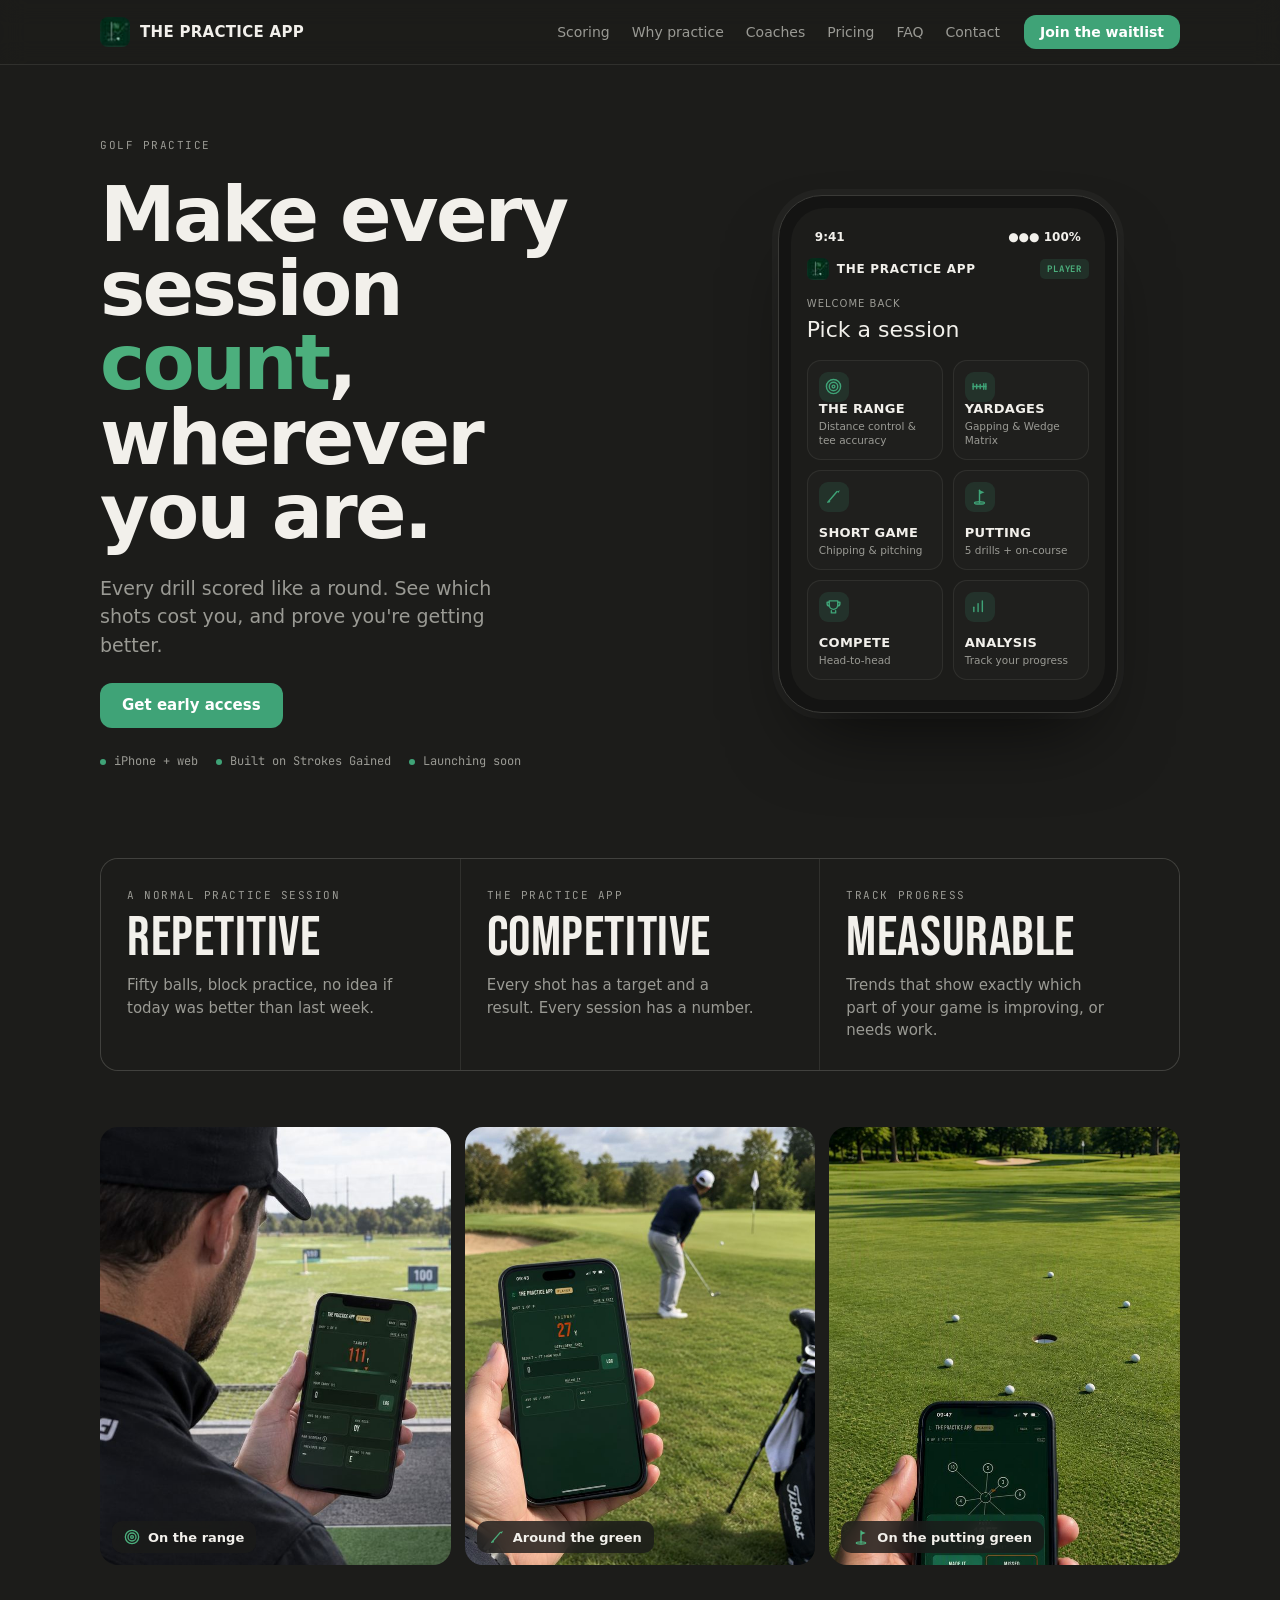
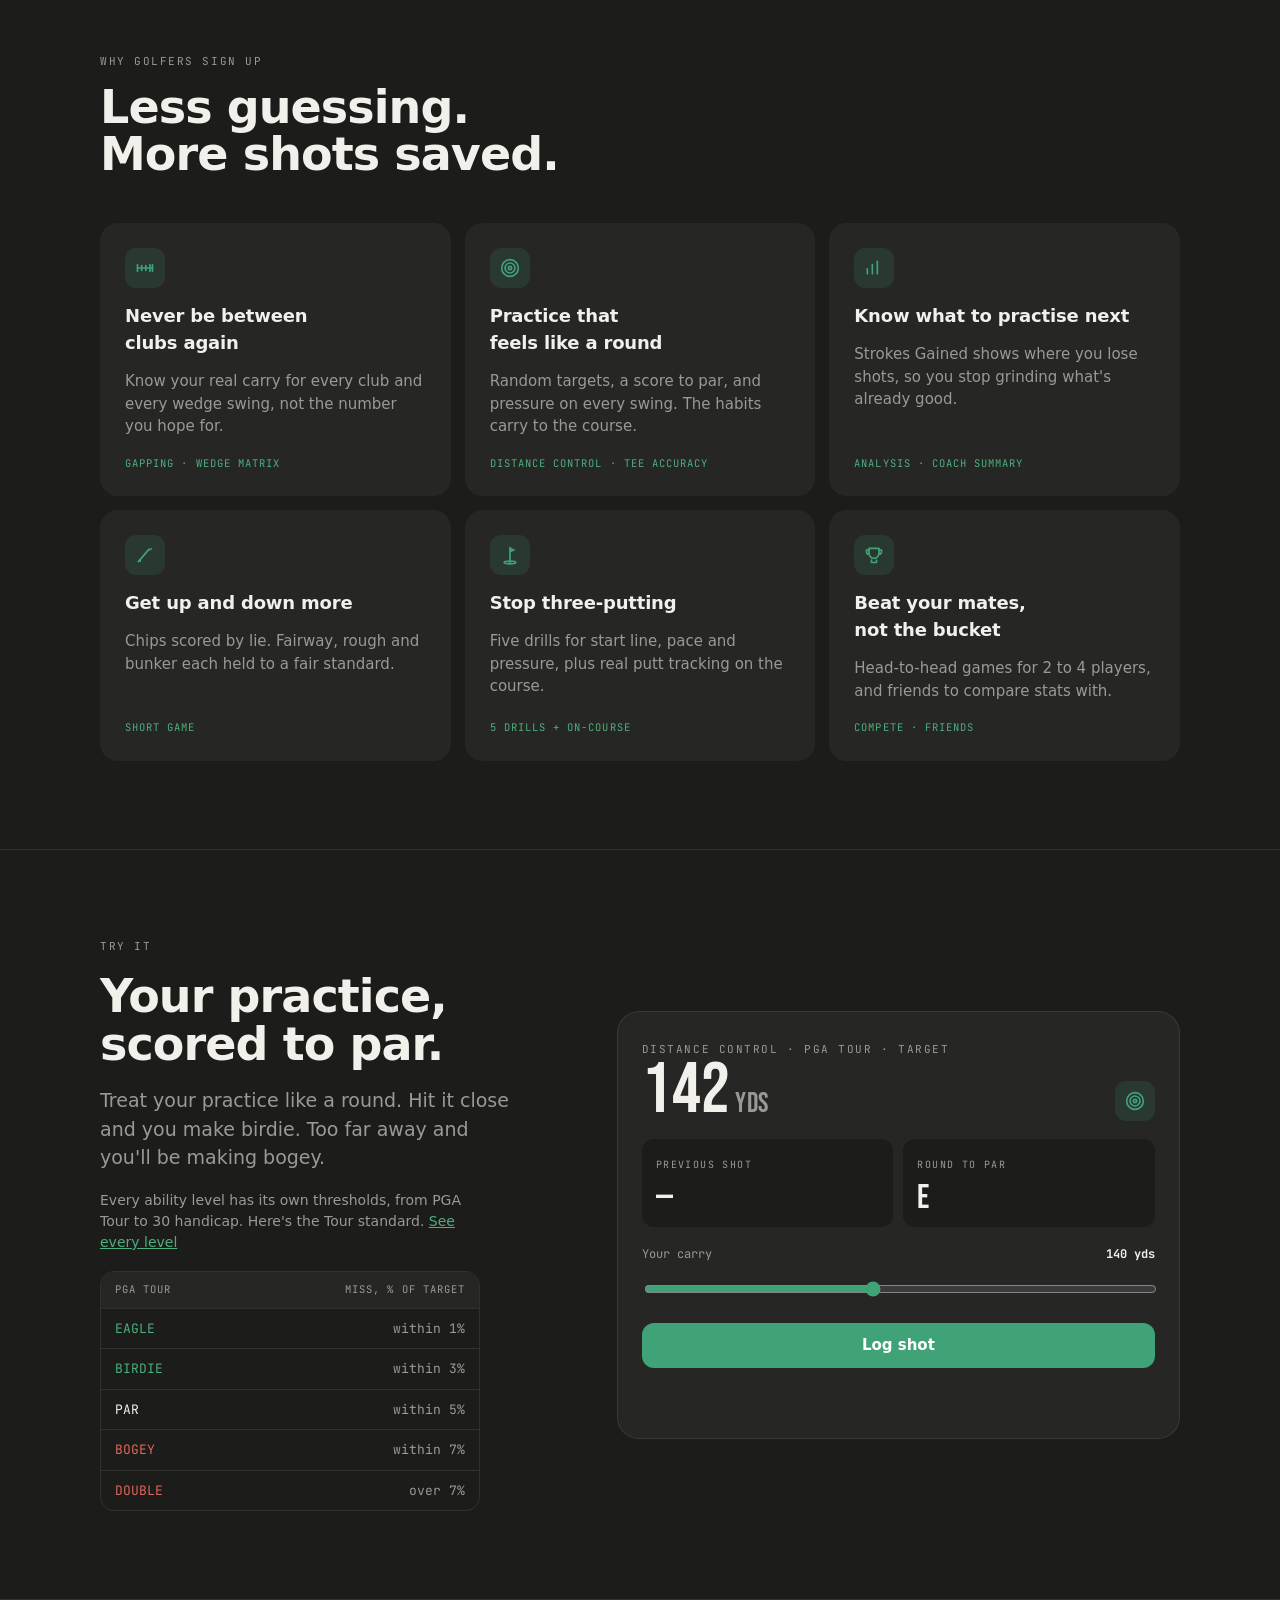
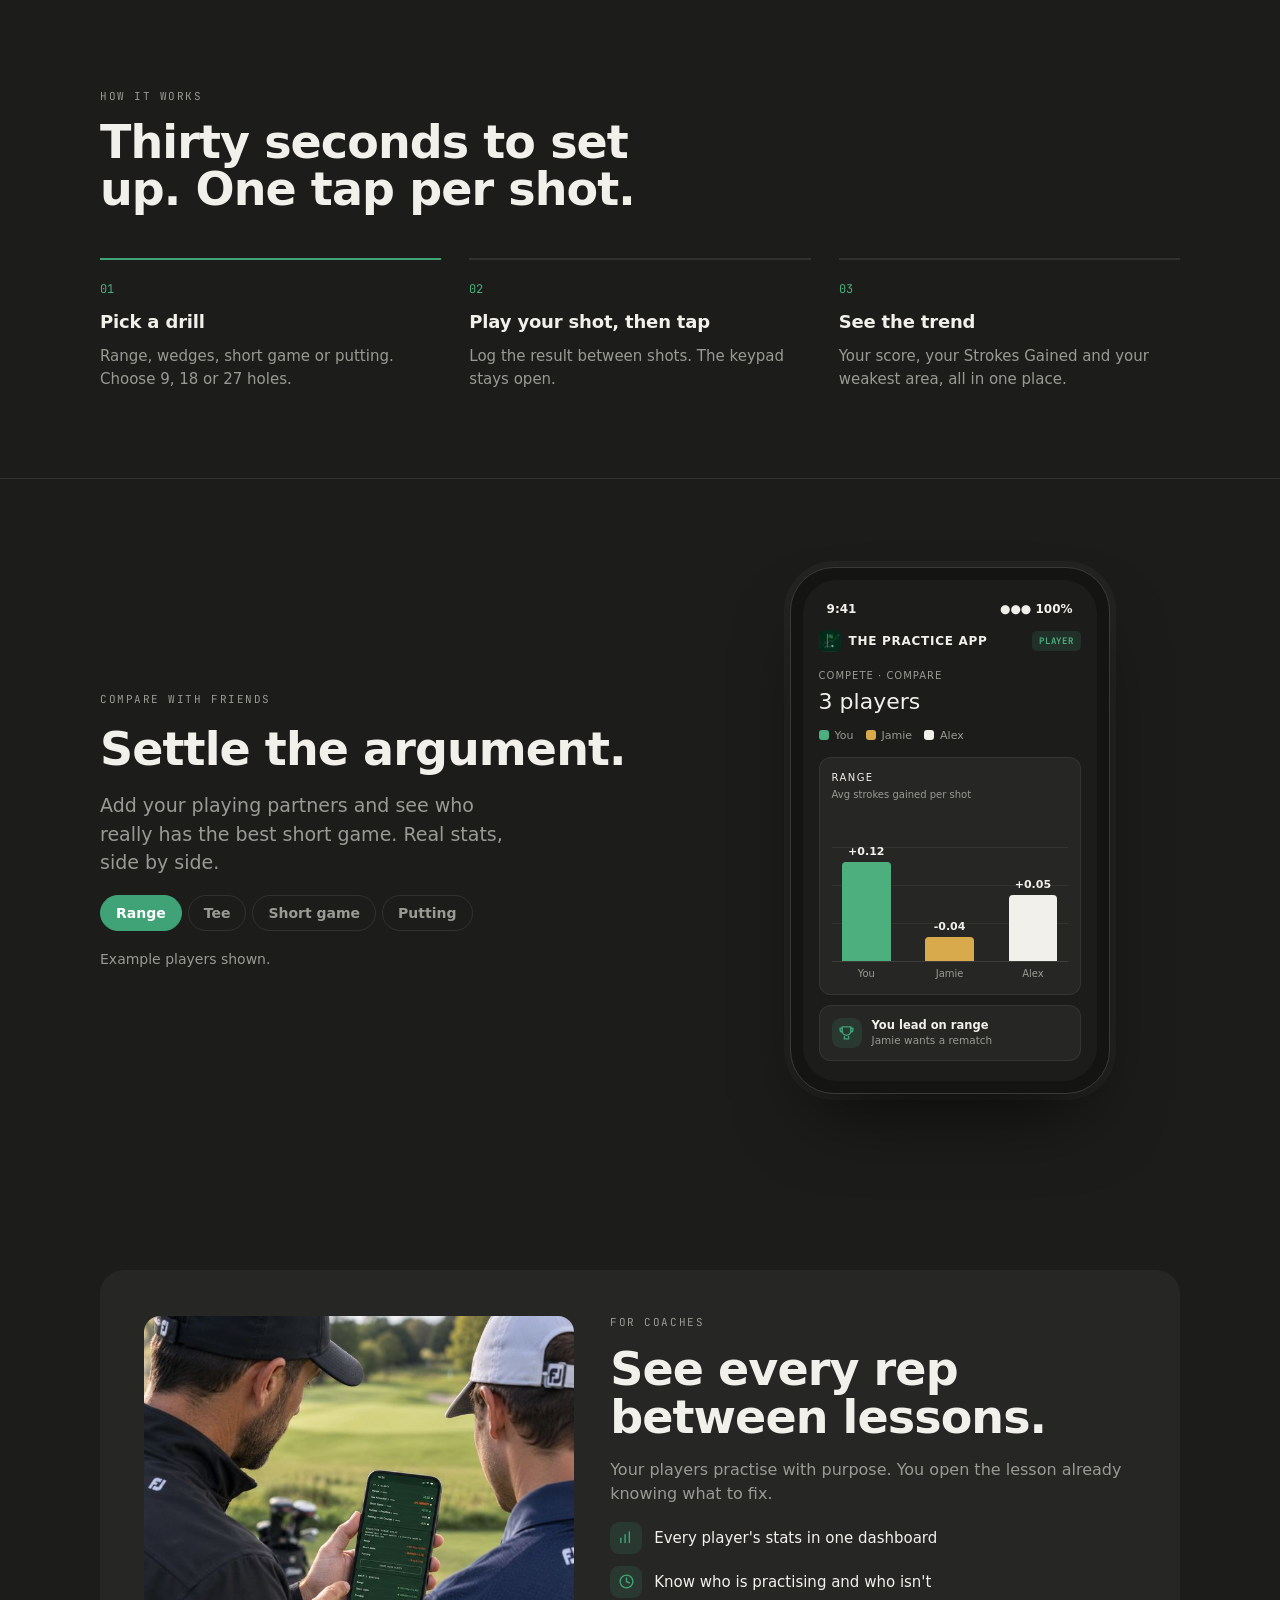
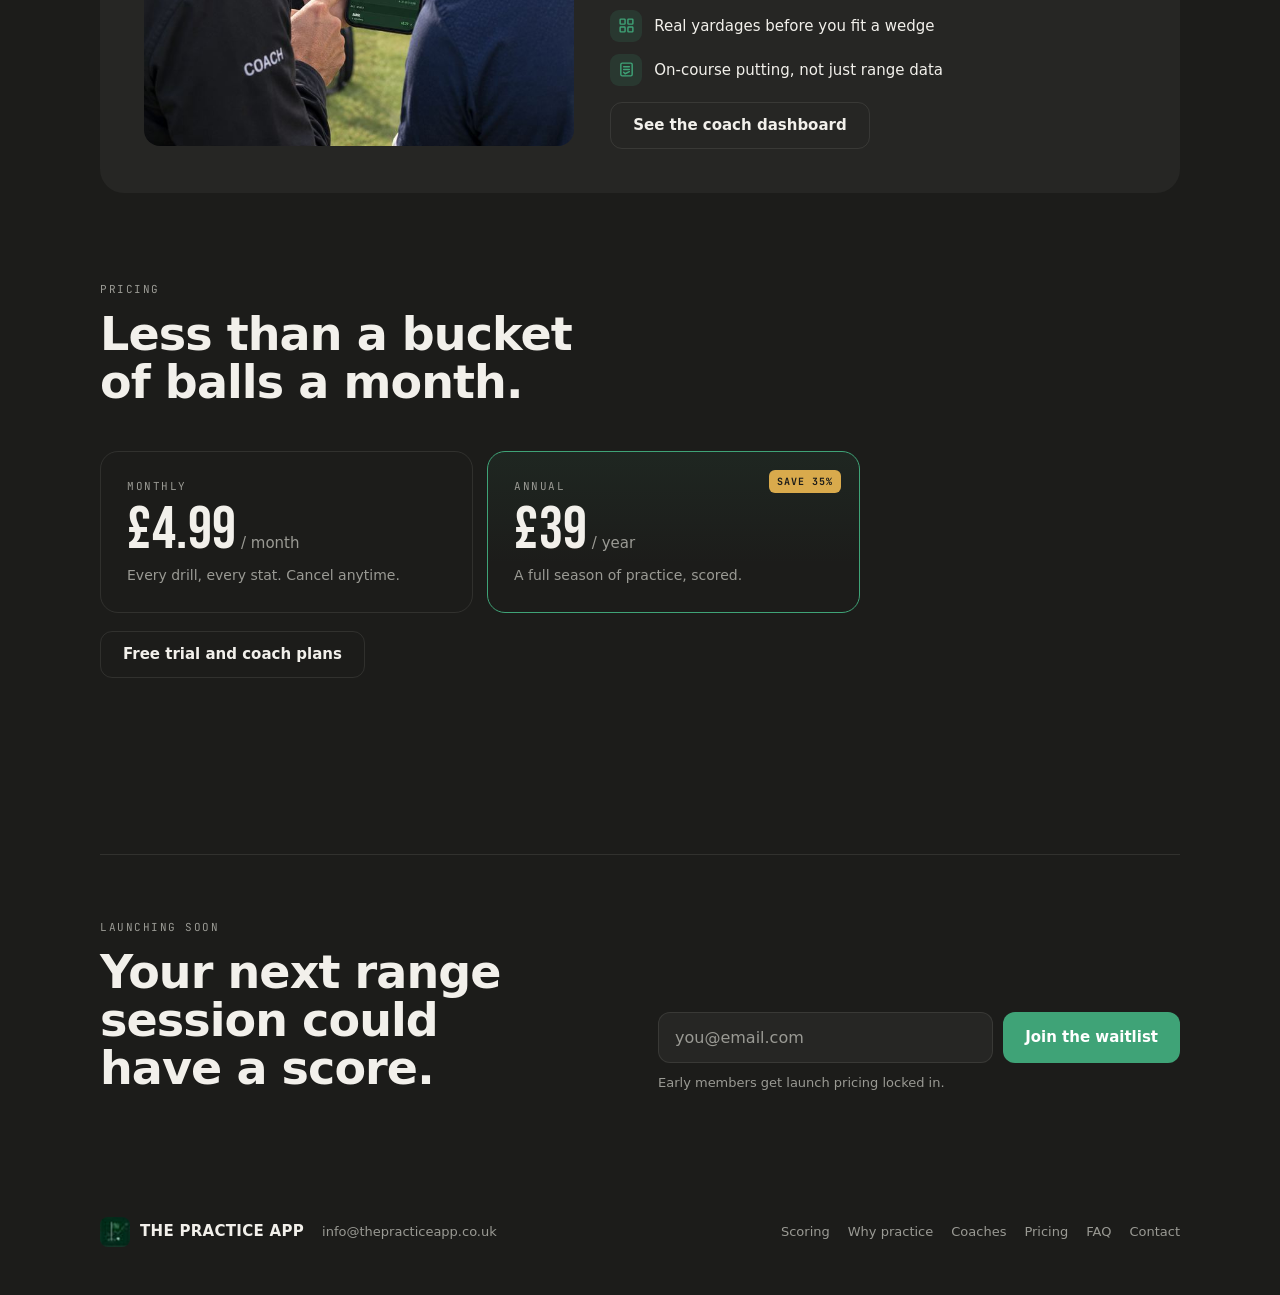
<file: index.html>
<!doctype html><html lang="en"><head><meta charset="utf-8"><meta name="viewport" content="width=device-width, initial-scale=1, viewport-fit=cover">
<title>The Practice App — Golf Practice, Make Every Session Count</title>
<meta name="description" content="Make every session count, wherever you are. The Practice App scores your golf practice like a round, shows where you lose shots with Strokes Gained, and lets you compare with friends.">
<link rel="canonical" href="https://thepracticeapp.co.uk/">
<meta name="theme-color" content="#1C1C1A">
<link rel="icon" href="images/logo.jpg">
<meta property="og:type" content="website">
<meta property="og:title" content="The Practice App — Golf Practice, Make Every Session Count">
<meta property="og:description" content="Make every session count, wherever you are. The Practice App scores your golf practice like a round, shows where you lose shots with Strokes Gained, and lets you compare with friends.">
<meta property="og:url" content="https://thepracticeapp.co.uk/">
<meta property="og:site_name" content="The Practice App">
<meta property="og:image" content="https://thepracticeapp.co.uk/images/photo-range-distance-control.jpg">
<meta name="twitter:card" content="summary_large_image">
<meta name="twitter:title" content="The Practice App — Golf Practice, Make Every Session Count">
<meta name="twitter:description" content="Make every session count, wherever you are. The Practice App scores your golf practice like a round, shows where you lose shots with Strokes Gained, and lets you compare with friends.">
<meta name="twitter:image" content="https://thepracticeapp.co.uk/images/photo-range-distance-control.jpg">
<script type="application/ld+json">
{"@context":"https://schema.org","@type":"SoftwareApplication","name":"The Practice App","applicationCategory":"SportsApplication","operatingSystem":"iOS, Web","url":"https://thepracticeapp.co.uk/","description":"Golf practice app that scores every range, short game and putting session like a round, with Strokes Gained analysis, yardage gapping, a wedge matrix, head-to-head games and friend comparisons.","offers":[{"@type":"Offer","price":"4.99","priceCurrency":"GBP","name":"Monthly"},{"@type":"Offer","price":"39","priceCurrency":"GBP","name":"Annual"}]}
</script>
<link rel="preconnect" href="https://fonts.googleapis.com">
<link rel="stylesheet" href="https://fonts.googleapis.com/css2?family=Bebas+Neue&family=JetBrains+Mono:wght@500;700&display=swap">
<link rel="stylesheet" href="site.css">
</head><body data-page="home">
<svg width="0" height="0" style="position:absolute" aria-hidden="true">
  <defs>
    <symbol id="i-range" viewBox="0 0 24 24" fill="none" stroke="currentColor" stroke-width="2" stroke-linecap="round" stroke-linejoin="round"><circle cx="12" cy="12" r="10"/><circle cx="12" cy="12" r="6"/><circle cx="12" cy="12" r="2"/></symbol>
    <symbol id="i-yard" viewBox="0 0 24 24" fill="none" stroke="currentColor" stroke-width="2" stroke-linecap="round" stroke-linejoin="round"><line x1="3" y1="12" x2="21" y2="12"/><line x1="3" y1="8" x2="3" y2="16"/><line x1="8" y1="9" x2="8" y2="15"/><line x1="13" y1="9" x2="13" y2="15"/><line x1="18" y1="8" x2="18" y2="16"/><line x1="21" y1="8" x2="21" y2="16"/></symbol>
    <symbol id="i-short" viewBox="0 0 24 24" fill="none" stroke="currentColor" stroke-width="2" stroke-linecap="round" stroke-linejoin="round"><path d="M4 20 L17 5"/><path d="M17 5 L21 3 L19 7 Z" fill="currentColor" stroke="none"/><circle cx="6" cy="19" r="1.4" fill="currentColor" stroke="none"/></symbol>
    <symbol id="i-putt" viewBox="0 0 24 24" fill="none" stroke="currentColor" stroke-width="2" stroke-linecap="round" stroke-linejoin="round"><line x1="12" y1="3" x2="12" y2="21"/><path d="M12 3 L19 6 L12 9 Z" fill="currentColor" stroke="none"/><ellipse cx="12" cy="21" rx="7" ry="1.6"/></symbol>
    <symbol id="i-compete" viewBox="0 0 24 24" fill="none" stroke="currentColor" stroke-width="2" stroke-linecap="round" stroke-linejoin="round"><path d="M9 18 L9 21 L15 21 L15 18"/><path d="M6 4 L18 4 L18 10 A6 6 0 0 1 6 10 Z"/><path d="M6 6 L3 6 L3 8 A3 3 0 0 0 6 11"/><path d="M18 6 L21 6 L21 8 A3 3 0 0 1 18 11"/></symbol>
    <symbol id="i-analysis" viewBox="0 0 24 24" fill="none" stroke="currentColor" stroke-width="2" stroke-linecap="round" stroke-linejoin="round"><path d="M4 19 L4 13"/><path d="M10 19 L10 8"/><path d="M16 19 L16 4"/></symbol>
    <symbol id="i-matrix" viewBox="0 0 24 24" fill="none" stroke="currentColor" stroke-width="2" stroke-linecap="round" stroke-linejoin="round"><rect x="3" y="3" width="7" height="7" rx="1"/><rect x="14" y="3" width="7" height="7" rx="1"/><rect x="3" y="14" width="7" height="7" rx="1"/><rect x="14" y="14" width="7" height="7" rx="1"/></symbol>
    <symbol id="i-course" viewBox="0 0 24 24" fill="none" stroke="currentColor" stroke-width="2" stroke-linecap="round" stroke-linejoin="round"><rect x="4" y="3" width="16" height="18" rx="2"/><line x1="8" y1="8" x2="16" y2="8"/><line x1="8" y1="12" x2="16" y2="12"/><path d="M8 16 L10 18 L16 15"/></symbol>
    <symbol id="i-clock" viewBox="0 0 24 24" fill="none" stroke="currentColor" stroke-width="2" stroke-linecap="round" stroke-linejoin="round"><circle cx="12" cy="12" r="9"/><path d="M12 7 L12 12 L16 14"/></symbol>
    <symbol id="i-check" viewBox="0 0 24 24" fill="none" stroke="currentColor" stroke-width="2.4" stroke-linecap="round" stroke-linejoin="round"><path d="M5 12.5 L10 17 L19 7"/></symbol>
    <symbol id="i-mail" viewBox="0 0 24 24" fill="none" stroke="currentColor" stroke-width="2" stroke-linecap="round" stroke-linejoin="round"><rect x="3" y="5" width="18" height="14" rx="2"/><path d="M3 7 L12 13 L21 7"/></symbol>
    <symbol id="i-people" viewBox="0 0 24 24" fill="none" stroke="currentColor" stroke-width="2" stroke-linecap="round" stroke-linejoin="round"><circle cx="9" cy="8" r="3.5"/><path d="M2.5 20 a6.5 6.5 0 0 1 13 0"/><circle cx="17" cy="9" r="2.5"/><path d="M16 14.2 a5 5 0 0 1 5.5 5.8"/></symbol>
    <symbol id="i-chat" viewBox="0 0 24 24" fill="none" stroke="currentColor" stroke-width="2" stroke-linecap="round" stroke-linejoin="round"><path d="M4 5 H20 V16 H9 L5 20 V16 H4 Z"/></symbol>
    <symbol id="i-shuffle" viewBox="0 0 24 24" fill="none" stroke="currentColor" stroke-width="2" stroke-linecap="round" stroke-linejoin="round"><path d="M3 7 H7 L15 17 H21"/><path d="M3 17 H7 L9.5 14"/><path d="M13 10 L15 7 H21"/><path d="M18 4 L21 7 L18 10"/><path d="M18 14 L21 17 L18 20"/></symbol>
  </defs>
</svg>

<nav>
  <div class="wrap">
    <a class="brand" href="index.html"><img src="images/logo.jpg" alt="">THE PRACTICE APP</a>
    <div class="navlinks"><a href="scoring.html">Scoring</a><a href="why-practice.html">Why practice</a><a href="coaches.html">Coaches</a><a href="pricing.html">Pricing</a><a href="faq.html">FAQ</a><a href="contact.html">Contact</a></div>
    <a class="btn btn-primary" href="#join">Join the waitlist</a>
    <button class="menu-btn" id="menuBtn" type="button" aria-expanded="false" aria-controls="mobileMenu" aria-label="Menu"><svg viewBox="0 0 24 24" fill="none" stroke="currentColor" stroke-width="2" stroke-linecap="round"><line x1="4" y1="7" x2="20" y2="7"/><line x1="4" y1="12" x2="20" y2="12"/><line x1="4" y1="17" x2="20" y2="17"/></svg></button>
  </div>
  <div class="wrap mobile-menu" id="mobileMenu"><a href="index.html" aria-current="page">Home</a><a href="scoring.html">Scoring</a><a href="why-practice.html">Why practice</a><a href="coaches.html">Coaches</a><a href="pricing.html">Pricing</a><a href="faq.html">FAQ</a><a href="contact.html">Contact</a></div>
</nav>


<header class="hero" id="top">
  <div class="wrap">
    <div class="hero-copy">
      <span class="eyebrow">Golf practice</span>
      <h1>Make every session <span class="g">count</span>, wherever you are.</h1>
      <p class="lead">Every drill scored like a round. See which shots cost you, and prove you're getting better.</p>
      <div class="hero-ctas">
        <a class="btn btn-primary" href="#join">Get early access</a>
      </div>
      <div class="hero-meta"><span>iPhone + web</span><span>Built on Strokes Gained</span><span>Launching soon</span></div>
    </div>

    <div class="phone" aria-label="The Practice App home screen">
      <div class="screen">
        <div class="statusbar"><span>9:41</span><span>●●● 100%</span></div>
        <div class="appbar"><img src="images/logo.jpg" alt=""><b>THE PRACTICE APP</b><span class="pb">PLAYER</span></div>
        <div class="eyebrow" style="font-family:var(--sys);letter-spacing:.1em;font-size:10px">WELCOME BACK</div>
        <div style="font-size:22px;margin:2px 0 14px">Pick a session</div>
        <div class="tiles">
          <div class="tile"><div class="chip"><svg><use href="#i-range"/></svg></div><div><b>THE RANGE</b><small>Distance control &amp; tee accuracy</small></div></div>
          <div class="tile"><div class="chip"><svg><use href="#i-yard"/></svg></div><div><b>YARDAGES</b><small>Gapping &amp; Wedge Matrix</small></div></div>
          <div class="tile"><div class="chip"><svg><use href="#i-short"/></svg></div><div><b>SHORT GAME</b><small>Chipping &amp; pitching</small></div></div>
          <div class="tile"><div class="chip"><svg><use href="#i-putt"/></svg></div><div><b>PUTTING</b><small>5 drills + on-course</small></div></div>
          <div class="tile"><div class="chip"><svg><use href="#i-compete"/></svg></div><div><b>COMPETE</b><small>Head-to-head</small></div></div>
          <div class="tile"><div class="chip"><svg><use href="#i-analysis"/></svg></div><div><b>ANALYSIS</b><small>Track your progress</small></div></div>
        </div>
      </div>
    </div>
  </div>
</header>

<div class="problem">
  <div class="wrap"><div class="pgrid">
    <div class="cell"><span class="eyebrow">A normal practice session</span><div class="big">Repetitive</div><p>Fifty balls, block practice, no idea if today was better than last week.</p></div>
    <div class="cell"><span class="eyebrow">The Practice App</span><div class="big">Competitive</div><p>Every shot has a target and a result. Every session has a number.</p></div>
    <div class="cell"><span class="eyebrow">Track progress</span><div class="big">Measurable</div><p>Trends that show exactly which part of your game is improving, or needs work.</p></div>
  </div></div>
</div>

<section class="photos" aria-label="The app in use">
  <div class="wrap">
    <div class="photo-row">
      <figure><img src="images/photo-range-distance-control.jpg" loading="lazy" alt="Golfer on the range checking a Distance Control target on the app"><figcaption><svg><use href="#i-range"/></svg>On the range</figcaption></figure>
      <figure><img src="images/photo-short-game.jpg" loading="lazy" alt="Player logging a chip shot beside the green"><figcaption><svg><use href="#i-short"/></svg>Around the green</figcaption></figure>
      <figure><img src="images/photo-around-the-clock.jpg" loading="lazy" alt="Around the Clock putting drill with balls circling the hole"><figcaption><svg><use href="#i-putt"/></svg>On the putting green</figcaption></figure>
    </div>
  </div>
</section>

<section id="why">
  <div class="wrap">
    <div class="sec-head">
      <span class="eyebrow">Why golfers sign up</span>
      <h2>Less guessing. More shots saved.</h2>
    </div>
    <div class="benefits">
      <article class="benefit">
        <div class="chip"><svg><use href="#i-yard"/></svg></div>
        <h3>Never be between clubs again</h3>
        <p>Know your real carry for every club and every wedge swing, not the number you hope for.</p>
        <span class="tag">GAPPING · WEDGE MATRIX</span>
      </article>
      <article class="benefit">
        <div class="chip"><svg><use href="#i-range"/></svg></div>
        <h3>Practice that feels like a round</h3>
        <p>Random targets, a score to par, and pressure on every swing. The habits carry to the course.</p>
        <span class="tag">DISTANCE CONTROL · TEE ACCURACY</span>
      </article>
      <article class="benefit">
        <div class="chip"><svg><use href="#i-analysis"/></svg></div>
        <h3>Know what to practise next</h3>
        <p>Strokes Gained shows where you lose shots, so you stop grinding what's already good.</p>
        <span class="tag">ANALYSIS · COACH SUMMARY</span>
      </article>
      <article class="benefit">
        <div class="chip"><svg><use href="#i-short"/></svg></div>
        <h3>Get up and down more</h3>
        <p>Chips scored by lie. Fairway, rough and bunker each held to a fair standard.</p>
        <span class="tag">SHORT GAME</span>
      </article>
      <article class="benefit">
        <div class="chip"><svg><use href="#i-putt"/></svg></div>
        <h3>Stop three-putting</h3>
        <p>Five drills for start line, pace and pressure, plus real putt tracking on the course.</p>
        <span class="tag">5 DRILLS + ON-COURSE</span>
      </article>
      <article class="benefit">
        <div class="chip"><svg><use href="#i-compete"/></svg></div>
        <h3>Beat your mates, not the bucket</h3>
        <p>Head-to-head games for 2 to 4 players, and friends to compare stats with.</p>
        <span class="tag">COMPETE · FRIENDS</span>
      </article>
    </div>
  </div>
</section>

<section class="try divider" id="try">
  <div class="wrap">
    <div class="try-copy">
      <span class="eyebrow">Try it</span>
      <h2>Your practice, scored to par.</h2>
      <p class="lead">Treat your practice like a round. Hit it close and you make birdie. Too far away and you'll be making bogey.</p>
      <p class="small">Every ability level has its own thresholds, from PGA Tour to 30 handicap. Here's the Tour standard. <a href="scoring.html" style="color:var(--green-lt)">See every level</a></p>
      <div class="bands" aria-label="PGA Tour scoring bands">
        <div class="bh"><span>PGA TOUR</span><span>MISS, % OF TARGET</span></div>
        <div><span class="g">EAGLE</span><span>within 1%</span></div>
        <div><span class="g">BIRDIE</span><span>within 3%</span></div>
        <div><span>PAR</span><span>within 5%</span></div>
        <div><span style="color:var(--flag)">BOGEY</span><span>within 7%</span></div>
        <div><span style="color:var(--flag)">DOUBLE</span><span>over 7%</span></div>
      </div>
    </div>

    <div class="sim" aria-live="polite">
      <div class="sim-top">
        <div>
          <span class="eyebrow">Distance control · PGA Tour · target</span>
          <div class="target" id="target">142<small>YDS</small></div>
        </div>
        <div class="chip"><svg><use href="#i-range"/></svg></div>
      </div>
      <div class="stats">
        <div class="stat"><span class="eyebrow">Previous shot</span><div class="v" id="prev">—</div></div>
        <div class="stat"><span class="eyebrow">Round to par</span><div class="v" id="total">E</div></div>
      </div>
      <div class="range-row">
        <label for="carry">Your carry <output id="carryOut">140 yds</output></label>
        <input type="range" id="carry" min="100" max="190" value="140">
      </div>
      <button class="btn btn-primary" id="hit" type="button" style="justify-content:center">Log shot</button>
      <div class="log" id="log" aria-label="Shots this round"></div>
    </div>
  </div>
</section>

<section class="divider">
  <div class="wrap">
    <div class="sec-head">
      <span class="eyebrow">How it works</span>
      <h2>Thirty seconds to set up. One tap per shot.</h2>
    </div>
    <div class="steps">
      <div class="step"><span class="n">01</span><h3>Pick a drill</h3><p>Range, wedges, short game or putting. Choose 9, 18 or 27 holes.</p></div>
      <div class="step"><span class="n">02</span><h3>Play your shot, then tap</h3><p>Log the result between shots. The keypad stays open.</p></div>
      <div class="step"><span class="n">03</span><h3>See the trend</h3><p>Your score, your Strokes Gained and your weakest area, all in one place.</p></div>
    </div>
  </div>
</section>

<section class="compare divider" id="compare">
  <div class="wrap">
    <div class="try-copy">
      <span class="eyebrow">Compare with friends</span>
      <h2>Settle the argument.</h2>
      <p class="lead">Add your playing partners and see who really has the best short game. Real stats, side by side.</p>
      <div class="seg" role="tablist" aria-label="Compare section">
        <button role="tab" id="seg-range" aria-selected="true" data-k="range">Range</button>
        <button role="tab" id="seg-tee" aria-selected="false" data-k="tee">Tee</button>
        <button role="tab" id="seg-short" aria-selected="false" data-k="short">Short game</button>
        <button role="tab" id="seg-putt" aria-selected="false" data-k="putt">Putting</button>
      </div>
      <p class="small">Example players shown.</p>
    </div>

    <div class="phone phone-sm" aria-label="Compare with friends screen">
      <div class="screen">
        <div class="statusbar"><span>9:41</span><span>●●● 100%</span></div>
        <div class="appbar"><img src="images/logo.jpg" alt=""><b>THE PRACTICE APP</b><span class="pb">PLAYER</span></div>
        <div class="eyebrow" style="font-family:var(--sys);letter-spacing:.1em;font-size:10px">COMPETE · COMPARE</div>
        <div style="font-size:22px;margin:2px 0 10px">3 players</div>
        <div class="legend"><span><i style="background:var(--green-lt)"></i>You</span><span><i style="background:var(--sand)"></i>Jamie</span><span><i style="background:var(--cream)"></i>Alex</span></div>
        <div class="ccard">
          <div class="eyebrow" id="cTitle" style="font-family:var(--sys);font-size:10px;color:var(--cream)">RANGE</div>
          <div id="cSub" style="font-size:10px;color:var(--dim);margin-top:2px">Avg strokes gained per shot</div>
          <div class="bars" id="bars">
            <div class="bar"><span class="bv"></span><div class="b" style="background:var(--green-lt)"></div><span class="bn">You</span></div>
            <div class="bar"><span class="bv"></span><div class="b" style="background:var(--sand)"></div><span class="bn">Jamie</span></div>
            <div class="bar"><span class="bv"></span><div class="b" style="background:var(--cream)"></div><span class="bn">Alex</span></div>
          </div>
        </div>
        <div class="ccard" style="margin-top:10px;display:flex;align-items:center;gap:10px">
          <div class="chip" style="width:30px;height:30px;border-radius:9px"><svg style="width:17px;height:17px"><use href="#i-compete"/></svg></div>
          <div style="font-size:11.5px;line-height:1.35"><b id="cLead">You lead the range</b><div style="color:var(--dim);font-size:10.5px">Jamie wants a rematch</div></div>
        </div>
      </div>
    </div>
  </div>
</section>

<section id="coaches">
  <div class="wrap">
    <div class="coach">
      <img class="coach-photo" src="images/photo-coach-player.jpg" loading="lazy" alt="Coach reviewing a player's stats on the app with them on the course">
      <div style="display:flex;flex-direction:column;gap:16px">
        <span class="eyebrow">For coaches</span>
        <h2>See every rep between lessons.</h2>
        <p>Your players practise with purpose. You open the lesson already knowing what to fix.</p>
      <ul>
        <li><span class="chip"><svg><use href="#i-analysis"/></svg></span>Every player's stats in one dashboard</li>
        <li><span class="chip"><svg><use href="#i-clock"/></svg></span>Know who is practising and who isn't</li>
        <li><span class="chip"><svg><use href="#i-matrix"/></svg></span>Real yardages before you fit a wedge</li>
        <li><span class="chip"><svg><use href="#i-course"/></svg></span>On-course putting, not just range data</li>
      </ul>
        <div><a class="btn btn-ghost" href="coaches.html">See the coach dashboard</a></div>
      </div>
    </div>
  </div>
</section>

<section id="pricing" style="padding-top:0">
  <div class="wrap">
    <div class="sec-head">
      <span class="eyebrow">Pricing</span>
      <h2>Less than a bucket of balls a month.</h2>
    </div>
    <div class="plans">
      <div class="plan">
        <span class="eyebrow">Monthly</span>
        <div class="price">£4.99<small>/ month</small></div>
        <p>Every drill, every stat. Cancel anytime.</p>
      </div>
      <div class="plan best">
        <span class="badge">SAVE 35%</span>
        <span class="eyebrow">Annual</span>
        <div class="price">£39<small>/ year</small></div>
        <p>A full season of practice, scored.</p>
      </div>
    </div>
    <p style="margin-top:18px"><a class="btn btn-ghost" href="pricing.html">Free trial and coach plans</a></p>
  </div>
</section>


<section class="cta" id="join">
  <div class="wrap">
    <div class="cta-box">
      <div style="display:flex;flex-direction:column;gap:14px">
        <span class="eyebrow">Launching soon</span>
        <h2>Your next range session could have a score.</h2>
      </div>
      <div>
        <form id="waitlist" name="waitlist" method="POST" data-netlify="true" netlify-honeypot="bot-field-2">
          <input type="hidden" name="form-name" value="waitlist">
          <p class="hp"><label>Leave blank <input name="bot-field-2"></label></p>
          <input id="email" name="email" type="email" required placeholder="you@email.com" aria-label="Email address">
          <button class="btn btn-primary" type="submit">Join the waitlist</button>
        </form>
        <p class="formnote" id="formnote">Early members get launch pricing locked in.</p>
      </div>
    </div>
  </div>
</section>

<footer>
  <div class="wrap">
    <a class="brand" href="index.html"><img src="images/logo.jpg" alt="">THE PRACTICE APP</a>
    <a href="mailto:info@thepracticeapp.co.uk">info@thepracticeapp.co.uk</a>
    <div class="links"><a href="scoring.html">Scoring</a><a href="why-practice.html">Why practice</a><a href="coaches.html">Coaches</a><a href="pricing.html">Pricing</a><a href="faq.html">FAQ</a><a href="contact.html">Contact</a></div>
  </div>
</footer>
<script src="site.js"></script>
</body></html>
</file>
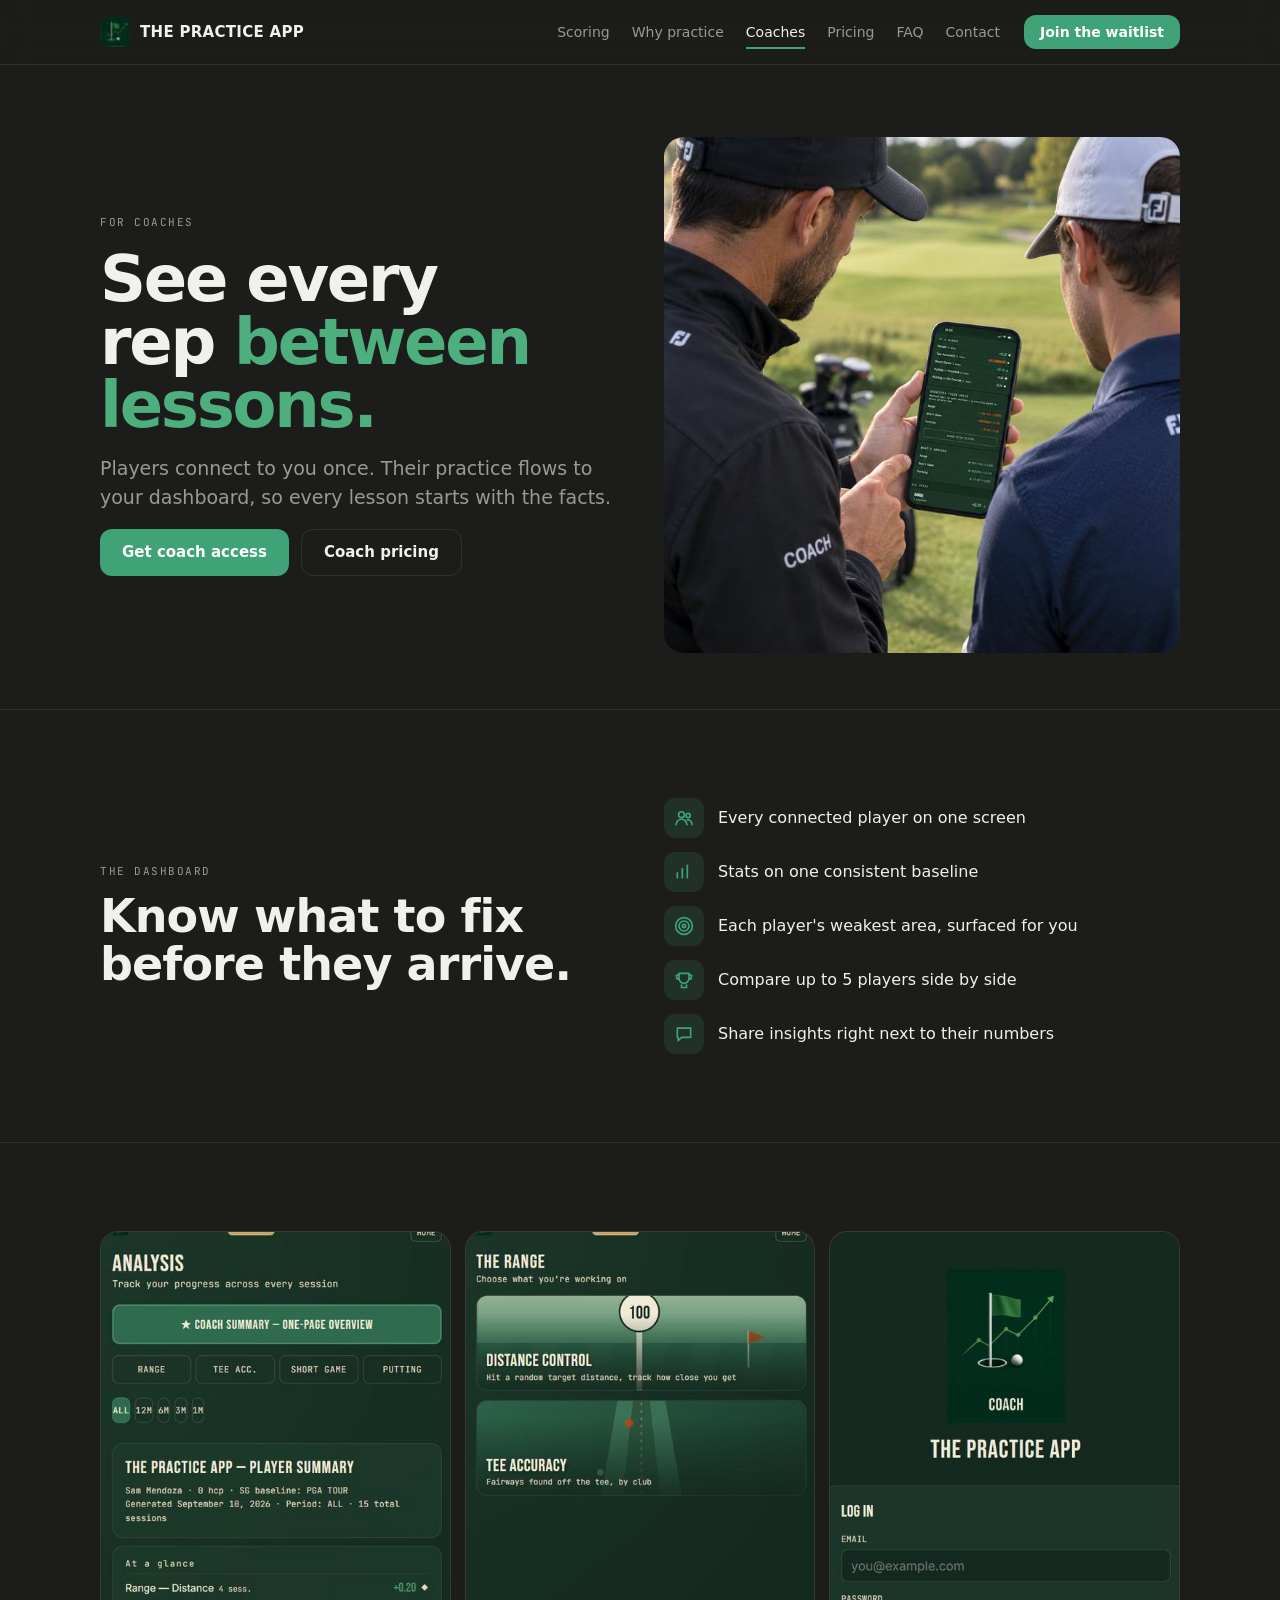
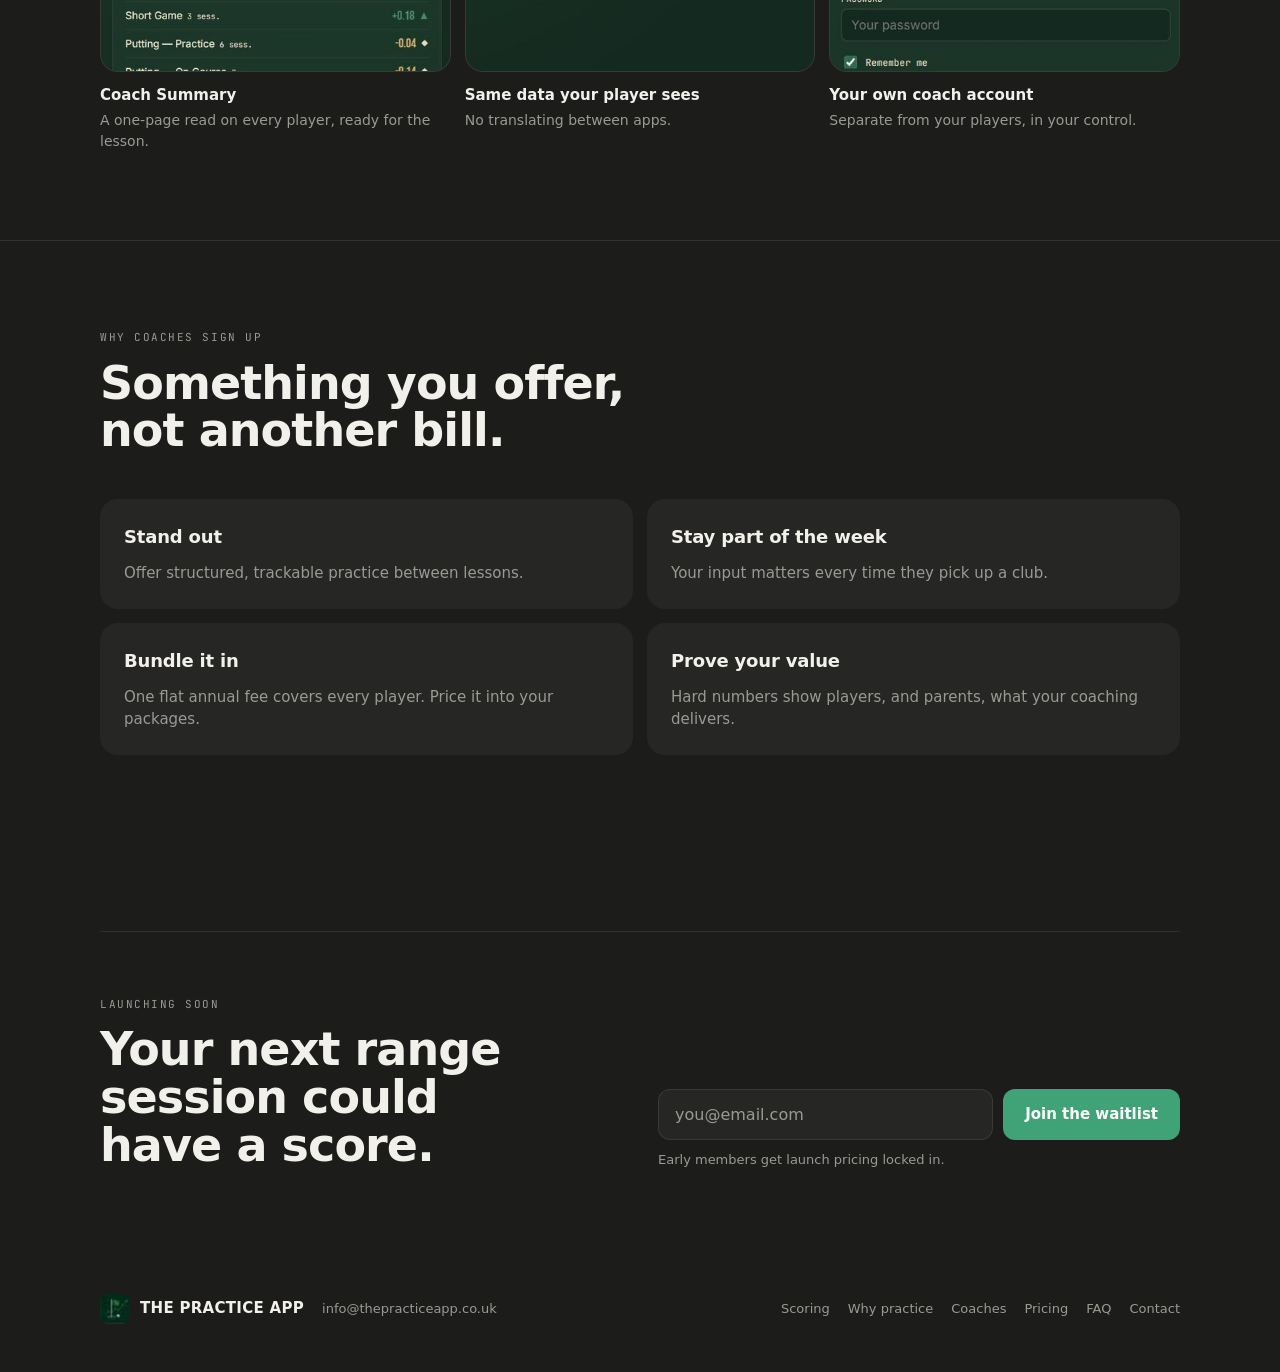
<file: coaches.html>
<!doctype html><html lang="en"><head><meta charset="utf-8"><meta name="viewport" content="width=device-width, initial-scale=1, viewport-fit=cover">
<title>For Golf Coaches — Player Practice Tracking | The Practice App</title>
<meta name="description" content="A coach dashboard for The Practice App: see every connected player's practice data, their weakest areas, and compare up to 5 players side by side.">
<link rel="canonical" href="https://thepracticeapp.co.uk/coaches.html">
<meta name="theme-color" content="#1C1C1A">
<link rel="icon" href="images/logo.jpg">
<meta property="og:type" content="website">
<meta property="og:title" content="For Golf Coaches — Player Practice Tracking | The Practice App">
<meta property="og:description" content="A coach dashboard for The Practice App: see every connected player's practice data, their weakest areas, and compare up to 5 players side by side.">
<meta property="og:url" content="https://thepracticeapp.co.uk/coaches.html">
<meta property="og:site_name" content="The Practice App">
<meta property="og:image" content="https://thepracticeapp.co.uk/images/photo-range-distance-control.jpg">
<meta name="twitter:card" content="summary_large_image">
<meta name="twitter:title" content="For Golf Coaches — Player Practice Tracking | The Practice App">
<meta name="twitter:description" content="A coach dashboard for The Practice App: see every connected player's practice data, their weakest areas, and compare up to 5 players side by side.">
<meta name="twitter:image" content="https://thepracticeapp.co.uk/images/photo-range-distance-control.jpg">
<link rel="preconnect" href="https://fonts.googleapis.com">
<link rel="stylesheet" href="https://fonts.googleapis.com/css2?family=Bebas+Neue&family=JetBrains+Mono:wght@500;700&display=swap">
<link rel="stylesheet" href="site.css">
</head><body data-page="coaches">
<svg width="0" height="0" style="position:absolute" aria-hidden="true">
  <defs>
    <symbol id="i-range" viewBox="0 0 24 24" fill="none" stroke="currentColor" stroke-width="2" stroke-linecap="round" stroke-linejoin="round"><circle cx="12" cy="12" r="10"/><circle cx="12" cy="12" r="6"/><circle cx="12" cy="12" r="2"/></symbol>
    <symbol id="i-yard" viewBox="0 0 24 24" fill="none" stroke="currentColor" stroke-width="2" stroke-linecap="round" stroke-linejoin="round"><line x1="3" y1="12" x2="21" y2="12"/><line x1="3" y1="8" x2="3" y2="16"/><line x1="8" y1="9" x2="8" y2="15"/><line x1="13" y1="9" x2="13" y2="15"/><line x1="18" y1="8" x2="18" y2="16"/><line x1="21" y1="8" x2="21" y2="16"/></symbol>
    <symbol id="i-short" viewBox="0 0 24 24" fill="none" stroke="currentColor" stroke-width="2" stroke-linecap="round" stroke-linejoin="round"><path d="M4 20 L17 5"/><path d="M17 5 L21 3 L19 7 Z" fill="currentColor" stroke="none"/><circle cx="6" cy="19" r="1.4" fill="currentColor" stroke="none"/></symbol>
    <symbol id="i-putt" viewBox="0 0 24 24" fill="none" stroke="currentColor" stroke-width="2" stroke-linecap="round" stroke-linejoin="round"><line x1="12" y1="3" x2="12" y2="21"/><path d="M12 3 L19 6 L12 9 Z" fill="currentColor" stroke="none"/><ellipse cx="12" cy="21" rx="7" ry="1.6"/></symbol>
    <symbol id="i-compete" viewBox="0 0 24 24" fill="none" stroke="currentColor" stroke-width="2" stroke-linecap="round" stroke-linejoin="round"><path d="M9 18 L9 21 L15 21 L15 18"/><path d="M6 4 L18 4 L18 10 A6 6 0 0 1 6 10 Z"/><path d="M6 6 L3 6 L3 8 A3 3 0 0 0 6 11"/><path d="M18 6 L21 6 L21 8 A3 3 0 0 1 18 11"/></symbol>
    <symbol id="i-analysis" viewBox="0 0 24 24" fill="none" stroke="currentColor" stroke-width="2" stroke-linecap="round" stroke-linejoin="round"><path d="M4 19 L4 13"/><path d="M10 19 L10 8"/><path d="M16 19 L16 4"/></symbol>
    <symbol id="i-matrix" viewBox="0 0 24 24" fill="none" stroke="currentColor" stroke-width="2" stroke-linecap="round" stroke-linejoin="round"><rect x="3" y="3" width="7" height="7" rx="1"/><rect x="14" y="3" width="7" height="7" rx="1"/><rect x="3" y="14" width="7" height="7" rx="1"/><rect x="14" y="14" width="7" height="7" rx="1"/></symbol>
    <symbol id="i-course" viewBox="0 0 24 24" fill="none" stroke="currentColor" stroke-width="2" stroke-linecap="round" stroke-linejoin="round"><rect x="4" y="3" width="16" height="18" rx="2"/><line x1="8" y1="8" x2="16" y2="8"/><line x1="8" y1="12" x2="16" y2="12"/><path d="M8 16 L10 18 L16 15"/></symbol>
    <symbol id="i-clock" viewBox="0 0 24 24" fill="none" stroke="currentColor" stroke-width="2" stroke-linecap="round" stroke-linejoin="round"><circle cx="12" cy="12" r="9"/><path d="M12 7 L12 12 L16 14"/></symbol>
    <symbol id="i-check" viewBox="0 0 24 24" fill="none" stroke="currentColor" stroke-width="2.4" stroke-linecap="round" stroke-linejoin="round"><path d="M5 12.5 L10 17 L19 7"/></symbol>
    <symbol id="i-mail" viewBox="0 0 24 24" fill="none" stroke="currentColor" stroke-width="2" stroke-linecap="round" stroke-linejoin="round"><rect x="3" y="5" width="18" height="14" rx="2"/><path d="M3 7 L12 13 L21 7"/></symbol>
    <symbol id="i-people" viewBox="0 0 24 24" fill="none" stroke="currentColor" stroke-width="2" stroke-linecap="round" stroke-linejoin="round"><circle cx="9" cy="8" r="3.5"/><path d="M2.5 20 a6.5 6.5 0 0 1 13 0"/><circle cx="17" cy="9" r="2.5"/><path d="M16 14.2 a5 5 0 0 1 5.5 5.8"/></symbol>
    <symbol id="i-chat" viewBox="0 0 24 24" fill="none" stroke="currentColor" stroke-width="2" stroke-linecap="round" stroke-linejoin="round"><path d="M4 5 H20 V16 H9 L5 20 V16 H4 Z"/></symbol>
    <symbol id="i-shuffle" viewBox="0 0 24 24" fill="none" stroke="currentColor" stroke-width="2" stroke-linecap="round" stroke-linejoin="round"><path d="M3 7 H7 L15 17 H21"/><path d="M3 17 H7 L9.5 14"/><path d="M13 10 L15 7 H21"/><path d="M18 4 L21 7 L18 10"/><path d="M18 14 L21 17 L18 20"/></symbol>
  </defs>
</svg>

<nav>
  <div class="wrap">
    <a class="brand" href="index.html"><img src="images/logo.jpg" alt="">THE PRACTICE APP</a>
    <div class="navlinks"><a href="scoring.html">Scoring</a><a href="why-practice.html">Why practice</a><a href="coaches.html" aria-current="page">Coaches</a><a href="pricing.html">Pricing</a><a href="faq.html">FAQ</a><a href="contact.html">Contact</a></div>
    <a class="btn btn-primary" href="#join">Join the waitlist</a>
    <button class="menu-btn" id="menuBtn" type="button" aria-expanded="false" aria-controls="mobileMenu" aria-label="Menu"><svg viewBox="0 0 24 24" fill="none" stroke="currentColor" stroke-width="2" stroke-linecap="round"><line x1="4" y1="7" x2="20" y2="7"/><line x1="4" y1="12" x2="20" y2="12"/><line x1="4" y1="17" x2="20" y2="17"/></svg></button>
  </div>
  <div class="wrap mobile-menu" id="mobileMenu"><a href="index.html">Home</a><a href="scoring.html">Scoring</a><a href="why-practice.html">Why practice</a><a href="coaches.html" aria-current="page">Coaches</a><a href="pricing.html">Pricing</a><a href="faq.html">FAQ</a><a href="contact.html">Contact</a></div>
</nav>

<header class="page-hero" style="padding-bottom:56px">
  <div class="wrap split">
    <div style="display:flex;flex-direction:column;gap:18px">
      <span class="eyebrow">For coaches</span>
      <h1>See every rep <span class="g">between lessons.</span></h1>
      <p class="lead">Players connect to you once. Their practice flows to your dashboard, so every lesson starts with the facts.</p>
      <div class="hero-ctas"><a class="btn btn-primary" href="#join">Get coach access</a><a class="btn btn-ghost" href="pricing.html#coach">Coach pricing</a></div>
    </div>
    <img class="photo" src="images/photo-coach-player.jpg" alt="A coach and player reviewing session stats together on the course" style="aspect-ratio:1/1">
  </div>
</header>

<section class="divider">
  <div class="wrap split">
    <div class="sec-head" style="margin-bottom:0"><span class="eyebrow">The dashboard</span><h2>Know what to fix before they arrive.</h2></div>
    <ul class="feat">
      <li><span class="chip"><svg><use href="#i-people"/></svg></span>Every connected player on one screen</li>
      <li><span class="chip"><svg><use href="#i-analysis"/></svg></span>Stats on one consistent baseline</li>
      <li><span class="chip"><svg><use href="#i-range"/></svg></span>Each player's weakest area, surfaced for you</li>
      <li><span class="chip"><svg><use href="#i-compete"/></svg></span>Compare up to 5 players side by side</li>
      <li><span class="chip"><svg><use href="#i-chat"/></svg></span>Share insights right next to their numbers</li>
    </ul>
  </div>
</section>

<section class="divider">
  <div class="wrap">
    <div class="shots">
      <figure><img src="images/shot-coach-summary.jpg" alt="Coach Summary one-pager" loading="lazy"><figcaption><b>Coach Summary</b><span>A one-page read on every player, ready for the lesson.</span></figcaption></figure>
      <figure><img src="images/shot-coach-range-modes.jpg" alt="Range practice modes as the player sees them" loading="lazy"><figcaption><b>Same data your player sees</b><span>No translating between apps.</span></figcaption></figure>
      <figure><img src="images/shot-coach-login.jpg" alt="Coach app login screen" loading="lazy"><figcaption><b>Your own coach account</b><span>Separate from your players, in your control.</span></figcaption></figure>
    </div>
  </div>
</section>

<section class="divider">
  <div class="wrap">
    <div class="sec-head"><span class="eyebrow">Why coaches sign up</span><h2>Something you offer, not another bill.</h2></div>
    <div class="cards2">
      <article class="card"><h3>Stand out</h3><p>Offer structured, trackable practice between lessons.</p></article>
      <article class="card"><h3>Stay part of the week</h3><p>Your input matters every time they pick up a club.</p></article>
      <article class="card"><h3>Bundle it in</h3><p>One flat annual fee covers every player. Price it into your packages.</p></article>
      <article class="card"><h3>Prove your value</h3><p>Hard numbers show players, and parents, what your coaching delivers.</p></article>
    </div>
  </div>
</section>

<section class="cta" id="join">
  <div class="wrap">
    <div class="cta-box">
      <div style="display:flex;flex-direction:column;gap:14px">
        <span class="eyebrow">Launching soon</span>
        <h2>Your next range session could have a score.</h2>
      </div>
      <div>
        <form id="waitlist" name="waitlist" method="POST" data-netlify="true" netlify-honeypot="bot-field-2">
          <input type="hidden" name="form-name" value="waitlist">
          <p class="hp"><label>Leave blank <input name="bot-field-2"></label></p>
          <input id="email" name="email" type="email" required placeholder="you@email.com" aria-label="Email address">
          <button class="btn btn-primary" type="submit">Join the waitlist</button>
        </form>
        <p class="formnote" id="formnote">Early members get launch pricing locked in.</p>
      </div>
    </div>
  </div>
</section>

<footer>
  <div class="wrap">
    <a class="brand" href="index.html"><img src="images/logo.jpg" alt="">THE PRACTICE APP</a>
    <a href="mailto:info@thepracticeapp.co.uk">info@thepracticeapp.co.uk</a>
    <div class="links"><a href="scoring.html">Scoring</a><a href="why-practice.html">Why practice</a><a href="coaches.html">Coaches</a><a href="pricing.html">Pricing</a><a href="faq.html">FAQ</a><a href="contact.html">Contact</a></div>
  </div>
</footer>
<script src="site.js"></script>
</body></html>
</file>
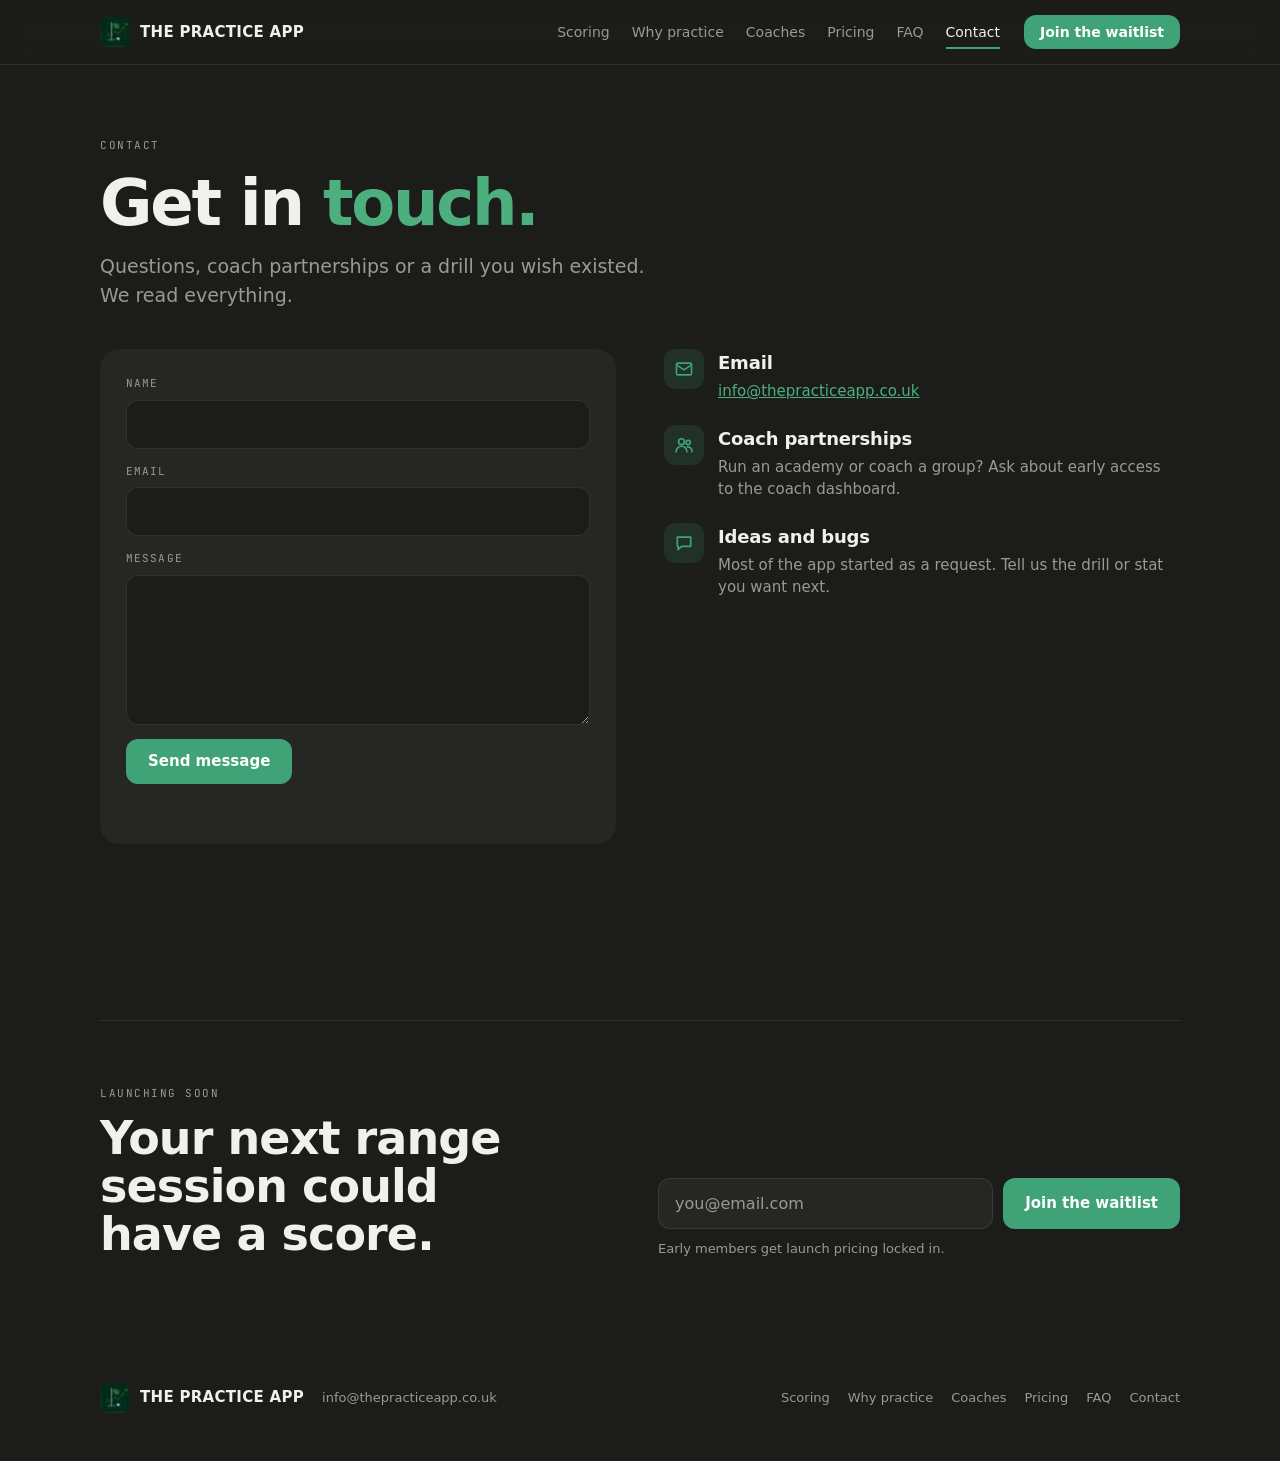
<file: contact.html>
<!doctype html><html lang="en"><head><meta charset="utf-8"><meta name="viewport" content="width=device-width, initial-scale=1, viewport-fit=cover">
<title>Contact Us | The Practice App</title>
<meta name="description" content="Get in touch with The Practice App team about general questions, coach partnerships, feature requests or bugs.">
<link rel="canonical" href="https://thepracticeapp.co.uk/contact.html">
<meta name="theme-color" content="#1C1C1A">
<link rel="icon" href="images/logo.jpg">
<meta property="og:type" content="website">
<meta property="og:title" content="Contact Us | The Practice App">
<meta property="og:description" content="Get in touch with The Practice App team about general questions, coach partnerships, feature requests or bugs.">
<meta property="og:url" content="https://thepracticeapp.co.uk/contact.html">
<meta property="og:site_name" content="The Practice App">
<meta property="og:image" content="https://thepracticeapp.co.uk/images/photo-range-distance-control.jpg">
<meta name="twitter:card" content="summary_large_image">
<meta name="twitter:title" content="Contact Us | The Practice App">
<meta name="twitter:description" content="Get in touch with The Practice App team about general questions, coach partnerships, feature requests or bugs.">
<meta name="twitter:image" content="https://thepracticeapp.co.uk/images/photo-range-distance-control.jpg">
<link rel="preconnect" href="https://fonts.googleapis.com">
<link rel="stylesheet" href="https://fonts.googleapis.com/css2?family=Bebas+Neue&family=JetBrains+Mono:wght@500;700&display=swap">
<link rel="stylesheet" href="site.css">
</head><body data-page="contact">
<svg width="0" height="0" style="position:absolute" aria-hidden="true">
  <defs>
    <symbol id="i-range" viewBox="0 0 24 24" fill="none" stroke="currentColor" stroke-width="2" stroke-linecap="round" stroke-linejoin="round"><circle cx="12" cy="12" r="10"/><circle cx="12" cy="12" r="6"/><circle cx="12" cy="12" r="2"/></symbol>
    <symbol id="i-yard" viewBox="0 0 24 24" fill="none" stroke="currentColor" stroke-width="2" stroke-linecap="round" stroke-linejoin="round"><line x1="3" y1="12" x2="21" y2="12"/><line x1="3" y1="8" x2="3" y2="16"/><line x1="8" y1="9" x2="8" y2="15"/><line x1="13" y1="9" x2="13" y2="15"/><line x1="18" y1="8" x2="18" y2="16"/><line x1="21" y1="8" x2="21" y2="16"/></symbol>
    <symbol id="i-short" viewBox="0 0 24 24" fill="none" stroke="currentColor" stroke-width="2" stroke-linecap="round" stroke-linejoin="round"><path d="M4 20 L17 5"/><path d="M17 5 L21 3 L19 7 Z" fill="currentColor" stroke="none"/><circle cx="6" cy="19" r="1.4" fill="currentColor" stroke="none"/></symbol>
    <symbol id="i-putt" viewBox="0 0 24 24" fill="none" stroke="currentColor" stroke-width="2" stroke-linecap="round" stroke-linejoin="round"><line x1="12" y1="3" x2="12" y2="21"/><path d="M12 3 L19 6 L12 9 Z" fill="currentColor" stroke="none"/><ellipse cx="12" cy="21" rx="7" ry="1.6"/></symbol>
    <symbol id="i-compete" viewBox="0 0 24 24" fill="none" stroke="currentColor" stroke-width="2" stroke-linecap="round" stroke-linejoin="round"><path d="M9 18 L9 21 L15 21 L15 18"/><path d="M6 4 L18 4 L18 10 A6 6 0 0 1 6 10 Z"/><path d="M6 6 L3 6 L3 8 A3 3 0 0 0 6 11"/><path d="M18 6 L21 6 L21 8 A3 3 0 0 1 18 11"/></symbol>
    <symbol id="i-analysis" viewBox="0 0 24 24" fill="none" stroke="currentColor" stroke-width="2" stroke-linecap="round" stroke-linejoin="round"><path d="M4 19 L4 13"/><path d="M10 19 L10 8"/><path d="M16 19 L16 4"/></symbol>
    <symbol id="i-matrix" viewBox="0 0 24 24" fill="none" stroke="currentColor" stroke-width="2" stroke-linecap="round" stroke-linejoin="round"><rect x="3" y="3" width="7" height="7" rx="1"/><rect x="14" y="3" width="7" height="7" rx="1"/><rect x="3" y="14" width="7" height="7" rx="1"/><rect x="14" y="14" width="7" height="7" rx="1"/></symbol>
    <symbol id="i-course" viewBox="0 0 24 24" fill="none" stroke="currentColor" stroke-width="2" stroke-linecap="round" stroke-linejoin="round"><rect x="4" y="3" width="16" height="18" rx="2"/><line x1="8" y1="8" x2="16" y2="8"/><line x1="8" y1="12" x2="16" y2="12"/><path d="M8 16 L10 18 L16 15"/></symbol>
    <symbol id="i-clock" viewBox="0 0 24 24" fill="none" stroke="currentColor" stroke-width="2" stroke-linecap="round" stroke-linejoin="round"><circle cx="12" cy="12" r="9"/><path d="M12 7 L12 12 L16 14"/></symbol>
    <symbol id="i-check" viewBox="0 0 24 24" fill="none" stroke="currentColor" stroke-width="2.4" stroke-linecap="round" stroke-linejoin="round"><path d="M5 12.5 L10 17 L19 7"/></symbol>
    <symbol id="i-mail" viewBox="0 0 24 24" fill="none" stroke="currentColor" stroke-width="2" stroke-linecap="round" stroke-linejoin="round"><rect x="3" y="5" width="18" height="14" rx="2"/><path d="M3 7 L12 13 L21 7"/></symbol>
    <symbol id="i-people" viewBox="0 0 24 24" fill="none" stroke="currentColor" stroke-width="2" stroke-linecap="round" stroke-linejoin="round"><circle cx="9" cy="8" r="3.5"/><path d="M2.5 20 a6.5 6.5 0 0 1 13 0"/><circle cx="17" cy="9" r="2.5"/><path d="M16 14.2 a5 5 0 0 1 5.5 5.8"/></symbol>
    <symbol id="i-chat" viewBox="0 0 24 24" fill="none" stroke="currentColor" stroke-width="2" stroke-linecap="round" stroke-linejoin="round"><path d="M4 5 H20 V16 H9 L5 20 V16 H4 Z"/></symbol>
    <symbol id="i-shuffle" viewBox="0 0 24 24" fill="none" stroke="currentColor" stroke-width="2" stroke-linecap="round" stroke-linejoin="round"><path d="M3 7 H7 L15 17 H21"/><path d="M3 17 H7 L9.5 14"/><path d="M13 10 L15 7 H21"/><path d="M18 4 L21 7 L18 10"/><path d="M18 14 L21 17 L18 20"/></symbol>
  </defs>
</svg>

<nav>
  <div class="wrap">
    <a class="brand" href="index.html"><img src="images/logo.jpg" alt="">THE PRACTICE APP</a>
    <div class="navlinks"><a href="scoring.html">Scoring</a><a href="why-practice.html">Why practice</a><a href="coaches.html">Coaches</a><a href="pricing.html">Pricing</a><a href="faq.html">FAQ</a><a href="contact.html" aria-current="page">Contact</a></div>
    <a class="btn btn-primary" href="#join">Join the waitlist</a>
    <button class="menu-btn" id="menuBtn" type="button" aria-expanded="false" aria-controls="mobileMenu" aria-label="Menu"><svg viewBox="0 0 24 24" fill="none" stroke="currentColor" stroke-width="2" stroke-linecap="round"><line x1="4" y1="7" x2="20" y2="7"/><line x1="4" y1="12" x2="20" y2="12"/><line x1="4" y1="17" x2="20" y2="17"/></svg></button>
  </div>
  <div class="wrap mobile-menu" id="mobileMenu"><a href="index.html">Home</a><a href="scoring.html">Scoring</a><a href="why-practice.html">Why practice</a><a href="coaches.html">Coaches</a><a href="pricing.html">Pricing</a><a href="faq.html">FAQ</a><a href="contact.html" aria-current="page">Contact</a></div>
</nav>

<header class="page-hero">
  <div class="wrap">
    <span class="eyebrow">Contact</span>
    <h1>Get in <span class="g">touch.</span></h1>
    <p class="lead">Questions, coach partnerships or a drill you wish existed. We read everything.</p>
  </div>
</header>

<section style="padding-top:0">
  <div class="wrap split" style="align-items:start">
    <form class="cform" id="contactForm" name="contact" method="POST" data-netlify="true" netlify-honeypot="bot-field">
      <input type="hidden" name="form-name" value="contact">
      <p class="hp"><label>Leave blank <input name="bot-field"></label></p>
      <label for="c-name">NAME<input id="c-name" name="name" type="text" required autocomplete="name"></label>
      <label for="c-email">EMAIL<input id="c-email" name="email" type="email" required autocomplete="email"></label>
      <label for="c-msg">MESSAGE<textarea id="c-msg" name="message" required></textarea></label>
      <button class="btn btn-primary" type="submit">Send message</button>
      <p class="formnote" id="contactNote" style="margin:0"></p>
    </form>
    <div class="info">
      <div><span class="chip"><svg><use href="#i-mail"/></svg></span><div><h3>Email</h3><p><a href="mailto:info@thepracticeapp.co.uk">info@thepracticeapp.co.uk</a></p></div></div>
      <div><span class="chip"><svg><use href="#i-people"/></svg></span><div><h3>Coach partnerships</h3><p>Run an academy or coach a group? Ask about early access to the coach dashboard.</p></div></div>
      <div><span class="chip"><svg><use href="#i-chat"/></svg></span><div><h3>Ideas and bugs</h3><p>Most of the app started as a request. Tell us the drill or stat you want next.</p></div></div>
    </div>
  </div>
</section>

<section class="cta" id="join">
  <div class="wrap">
    <div class="cta-box">
      <div style="display:flex;flex-direction:column;gap:14px">
        <span class="eyebrow">Launching soon</span>
        <h2>Your next range session could have a score.</h2>
      </div>
      <div>
        <form id="waitlist" name="waitlist" method="POST" data-netlify="true" netlify-honeypot="bot-field-2">
          <input type="hidden" name="form-name" value="waitlist">
          <p class="hp"><label>Leave blank <input name="bot-field-2"></label></p>
          <input id="email" name="email" type="email" required placeholder="you@email.com" aria-label="Email address">
          <button class="btn btn-primary" type="submit">Join the waitlist</button>
        </form>
        <p class="formnote" id="formnote">Early members get launch pricing locked in.</p>
      </div>
    </div>
  </div>
</section>

<footer>
  <div class="wrap">
    <a class="brand" href="index.html"><img src="images/logo.jpg" alt="">THE PRACTICE APP</a>
    <a href="mailto:info@thepracticeapp.co.uk">info@thepracticeapp.co.uk</a>
    <div class="links"><a href="scoring.html">Scoring</a><a href="why-practice.html">Why practice</a><a href="coaches.html">Coaches</a><a href="pricing.html">Pricing</a><a href="faq.html">FAQ</a><a href="contact.html">Contact</a></div>
  </div>
</footer>
<script src="site.js"></script>
</body></html>
</file>
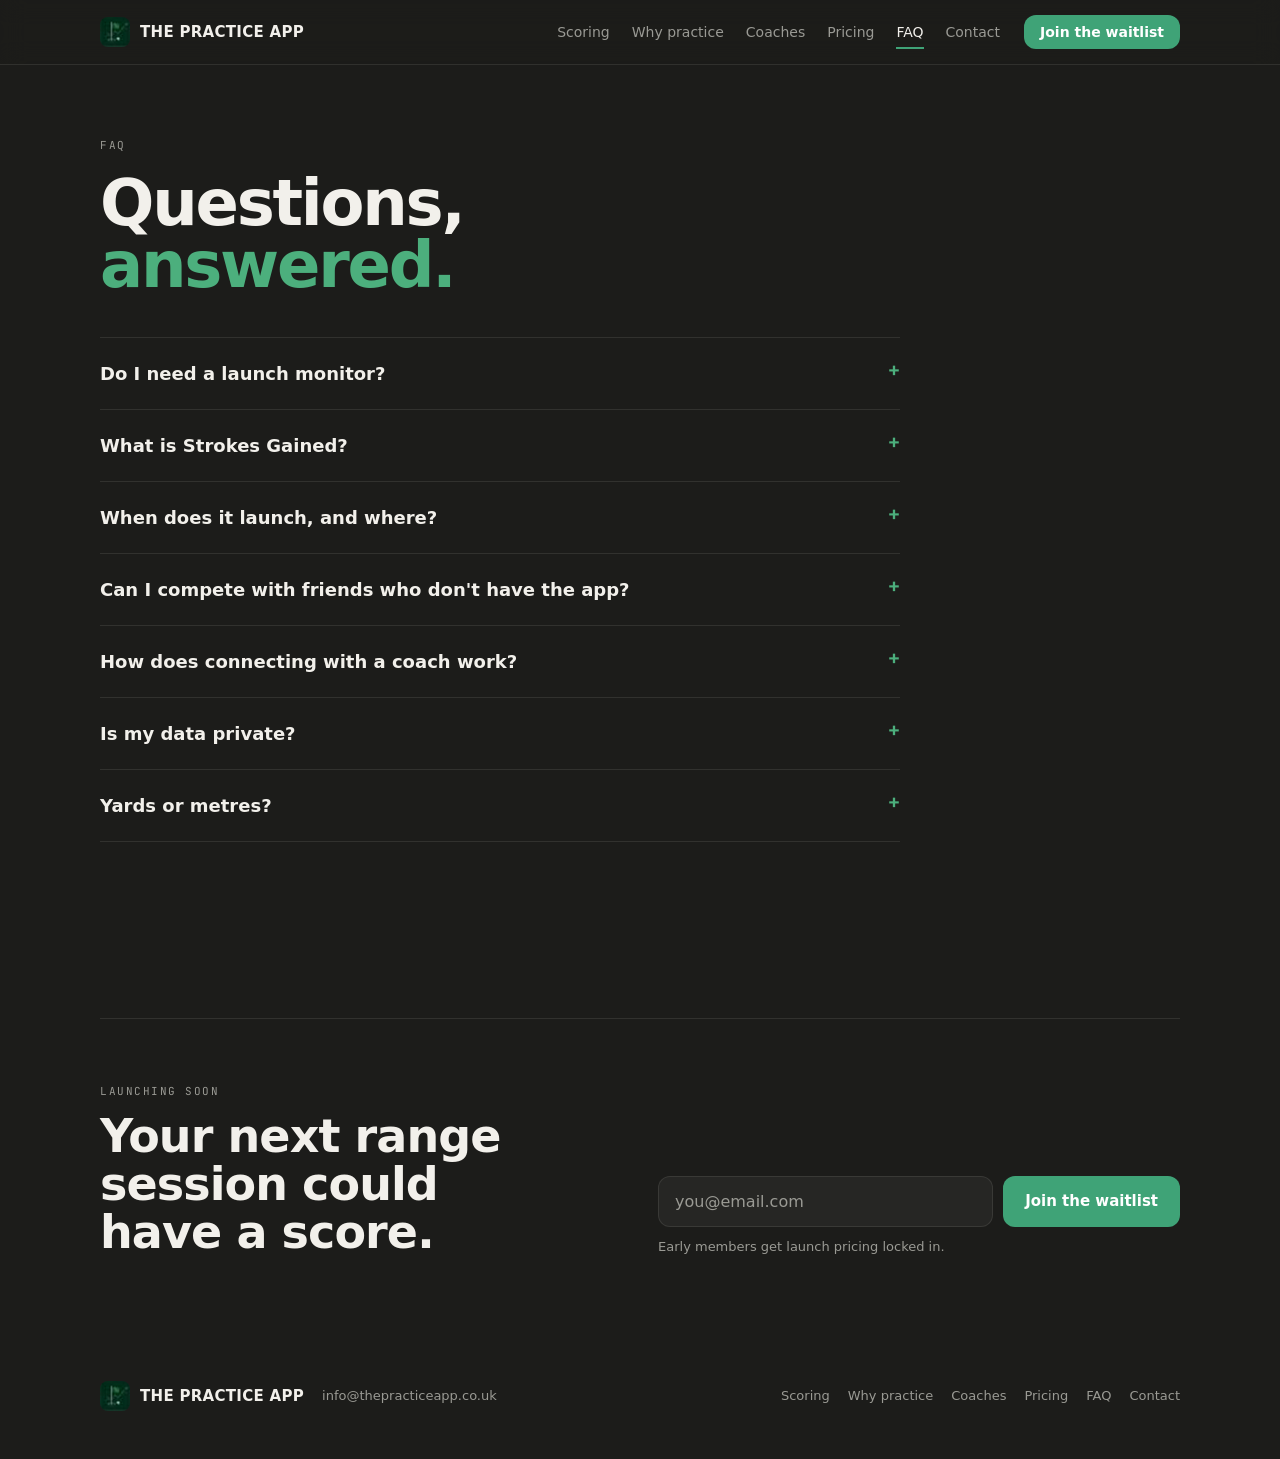
<file: faq.html>
<!doctype html><html lang="en"><head><meta charset="utf-8"><meta name="viewport" content="width=device-width, initial-scale=1, viewport-fit=cover">
<title>FAQ — The Practice App</title>
<meta name="description" content="Answers to common questions about The Practice App: launch monitors, Strokes Gained, launch dates, Compete mode, coach connections, privacy and units.">
<link rel="canonical" href="https://thepracticeapp.co.uk/faq.html">
<meta name="theme-color" content="#1C1C1A">
<link rel="icon" href="images/logo.jpg">
<meta property="og:type" content="website">
<meta property="og:title" content="FAQ — The Practice App">
<meta property="og:description" content="Answers to common questions about The Practice App: launch monitors, Strokes Gained, launch dates, Compete mode, coach connections, privacy and units.">
<meta property="og:url" content="https://thepracticeapp.co.uk/faq.html">
<meta property="og:site_name" content="The Practice App">
<meta property="og:image" content="https://thepracticeapp.co.uk/images/photo-range-distance-control.jpg">
<meta name="twitter:card" content="summary_large_image">
<meta name="twitter:title" content="FAQ — The Practice App">
<meta name="twitter:description" content="Answers to common questions about The Practice App: launch monitors, Strokes Gained, launch dates, Compete mode, coach connections, privacy and units.">
<meta name="twitter:image" content="https://thepracticeapp.co.uk/images/photo-range-distance-control.jpg">
<script type="application/ld+json">
{"@context": "https://schema.org", "@type": "FAQPage", "mainEntity": [{"@type": "Question", "name": "Do I need a launch monitor?", "acceptedAnswer": {"@type": "Answer", "text": "No. A rangefinder or pacing it off works fine. There's also a self-rated 1 to 5 mode for sessions where you can't measure carry."}}, {"@type": "Question", "name": "What is Strokes Gained?", "acceptedAnswer": {"@type": "Answer", "text": "It compares every shot to a fixed baseline, from 30 handicap to PGA Tour, so a putt, a chip and a drive can be measured on the same scale. It's the method tour statisticians use. See how scoring works."}}, {"@type": "Question", "name": "When does it launch, and where?", "acceptedAnswer": {"@type": "Answer", "text": "It's in final testing ahead of launch on iPhone and the web, with Android to follow. Join the waitlist and we'll email you the day it's live."}}, {"@type": "Question", "name": "Can I compete with friends who don't have the app?", "acceptedAnswer": {"@type": "Answer", "text": "Yes. Compete mode runs 2 to 4 players on one phone. Only the host needs an account. Friends with accounts can also compare their stats with yours."}}, {"@type": "Question", "name": "How does connecting with a coach work?", "acceptedAnswer": {"@type": "Answer", "text": "Search for your coach in Settings and send a request. Once they approve, they see your sessions and trends on their dashboard. You can disconnect at any time."}}, {"@type": "Question", "name": "Is my data private?", "acceptedAnswer": {"@type": "Answer", "text": "Your data is only visible to you, a coach you've connected with, and friends you've approved. You can export or delete it from Settings at any time."}}, {"@type": "Question", "name": "Yards or metres?", "acceptedAnswer": {"@type": "Answer", "text": "Both. Switch in Settings whenever you like. Past sessions keep the units they were logged in."}}]}
</script>
<link rel="preconnect" href="https://fonts.googleapis.com">
<link rel="stylesheet" href="https://fonts.googleapis.com/css2?family=Bebas+Neue&family=JetBrains+Mono:wght@500;700&display=swap">
<link rel="stylesheet" href="site.css">
</head><body data-page="faq">
<svg width="0" height="0" style="position:absolute" aria-hidden="true">
  <defs>
    <symbol id="i-range" viewBox="0 0 24 24" fill="none" stroke="currentColor" stroke-width="2" stroke-linecap="round" stroke-linejoin="round"><circle cx="12" cy="12" r="10"/><circle cx="12" cy="12" r="6"/><circle cx="12" cy="12" r="2"/></symbol>
    <symbol id="i-yard" viewBox="0 0 24 24" fill="none" stroke="currentColor" stroke-width="2" stroke-linecap="round" stroke-linejoin="round"><line x1="3" y1="12" x2="21" y2="12"/><line x1="3" y1="8" x2="3" y2="16"/><line x1="8" y1="9" x2="8" y2="15"/><line x1="13" y1="9" x2="13" y2="15"/><line x1="18" y1="8" x2="18" y2="16"/><line x1="21" y1="8" x2="21" y2="16"/></symbol>
    <symbol id="i-short" viewBox="0 0 24 24" fill="none" stroke="currentColor" stroke-width="2" stroke-linecap="round" stroke-linejoin="round"><path d="M4 20 L17 5"/><path d="M17 5 L21 3 L19 7 Z" fill="currentColor" stroke="none"/><circle cx="6" cy="19" r="1.4" fill="currentColor" stroke="none"/></symbol>
    <symbol id="i-putt" viewBox="0 0 24 24" fill="none" stroke="currentColor" stroke-width="2" stroke-linecap="round" stroke-linejoin="round"><line x1="12" y1="3" x2="12" y2="21"/><path d="M12 3 L19 6 L12 9 Z" fill="currentColor" stroke="none"/><ellipse cx="12" cy="21" rx="7" ry="1.6"/></symbol>
    <symbol id="i-compete" viewBox="0 0 24 24" fill="none" stroke="currentColor" stroke-width="2" stroke-linecap="round" stroke-linejoin="round"><path d="M9 18 L9 21 L15 21 L15 18"/><path d="M6 4 L18 4 L18 10 A6 6 0 0 1 6 10 Z"/><path d="M6 6 L3 6 L3 8 A3 3 0 0 0 6 11"/><path d="M18 6 L21 6 L21 8 A3 3 0 0 1 18 11"/></symbol>
    <symbol id="i-analysis" viewBox="0 0 24 24" fill="none" stroke="currentColor" stroke-width="2" stroke-linecap="round" stroke-linejoin="round"><path d="M4 19 L4 13"/><path d="M10 19 L10 8"/><path d="M16 19 L16 4"/></symbol>
    <symbol id="i-matrix" viewBox="0 0 24 24" fill="none" stroke="currentColor" stroke-width="2" stroke-linecap="round" stroke-linejoin="round"><rect x="3" y="3" width="7" height="7" rx="1"/><rect x="14" y="3" width="7" height="7" rx="1"/><rect x="3" y="14" width="7" height="7" rx="1"/><rect x="14" y="14" width="7" height="7" rx="1"/></symbol>
    <symbol id="i-course" viewBox="0 0 24 24" fill="none" stroke="currentColor" stroke-width="2" stroke-linecap="round" stroke-linejoin="round"><rect x="4" y="3" width="16" height="18" rx="2"/><line x1="8" y1="8" x2="16" y2="8"/><line x1="8" y1="12" x2="16" y2="12"/><path d="M8 16 L10 18 L16 15"/></symbol>
    <symbol id="i-clock" viewBox="0 0 24 24" fill="none" stroke="currentColor" stroke-width="2" stroke-linecap="round" stroke-linejoin="round"><circle cx="12" cy="12" r="9"/><path d="M12 7 L12 12 L16 14"/></symbol>
    <symbol id="i-check" viewBox="0 0 24 24" fill="none" stroke="currentColor" stroke-width="2.4" stroke-linecap="round" stroke-linejoin="round"><path d="M5 12.5 L10 17 L19 7"/></symbol>
    <symbol id="i-mail" viewBox="0 0 24 24" fill="none" stroke="currentColor" stroke-width="2" stroke-linecap="round" stroke-linejoin="round"><rect x="3" y="5" width="18" height="14" rx="2"/><path d="M3 7 L12 13 L21 7"/></symbol>
    <symbol id="i-people" viewBox="0 0 24 24" fill="none" stroke="currentColor" stroke-width="2" stroke-linecap="round" stroke-linejoin="round"><circle cx="9" cy="8" r="3.5"/><path d="M2.5 20 a6.5 6.5 0 0 1 13 0"/><circle cx="17" cy="9" r="2.5"/><path d="M16 14.2 a5 5 0 0 1 5.5 5.8"/></symbol>
    <symbol id="i-chat" viewBox="0 0 24 24" fill="none" stroke="currentColor" stroke-width="2" stroke-linecap="round" stroke-linejoin="round"><path d="M4 5 H20 V16 H9 L5 20 V16 H4 Z"/></symbol>
    <symbol id="i-shuffle" viewBox="0 0 24 24" fill="none" stroke="currentColor" stroke-width="2" stroke-linecap="round" stroke-linejoin="round"><path d="M3 7 H7 L15 17 H21"/><path d="M3 17 H7 L9.5 14"/><path d="M13 10 L15 7 H21"/><path d="M18 4 L21 7 L18 10"/><path d="M18 14 L21 17 L18 20"/></symbol>
  </defs>
</svg>

<nav>
  <div class="wrap">
    <a class="brand" href="index.html"><img src="images/logo.jpg" alt="">THE PRACTICE APP</a>
    <div class="navlinks"><a href="scoring.html">Scoring</a><a href="why-practice.html">Why practice</a><a href="coaches.html">Coaches</a><a href="pricing.html">Pricing</a><a href="faq.html" aria-current="page">FAQ</a><a href="contact.html">Contact</a></div>
    <a class="btn btn-primary" href="#join">Join the waitlist</a>
    <button class="menu-btn" id="menuBtn" type="button" aria-expanded="false" aria-controls="mobileMenu" aria-label="Menu"><svg viewBox="0 0 24 24" fill="none" stroke="currentColor" stroke-width="2" stroke-linecap="round"><line x1="4" y1="7" x2="20" y2="7"/><line x1="4" y1="12" x2="20" y2="12"/><line x1="4" y1="17" x2="20" y2="17"/></svg></button>
  </div>
  <div class="wrap mobile-menu" id="mobileMenu"><a href="index.html">Home</a><a href="scoring.html">Scoring</a><a href="why-practice.html">Why practice</a><a href="coaches.html">Coaches</a><a href="pricing.html">Pricing</a><a href="faq.html" aria-current="page">FAQ</a><a href="contact.html">Contact</a></div>
</nav>

<header class="page-hero">
  <div class="wrap">
    <span class="eyebrow">FAQ</span>
    <h1>Questions, <span class="g">answered.</span></h1>
  </div>
</header>

<section style="padding-top:0">
  <div class="wrap">
    <div class="faq"><details><summary>Do I need a launch monitor?</summary><p>No. A rangefinder or pacing it off works fine. There's also a self-rated 1 to 5 mode for sessions where you can't measure carry.</p></details><details><summary>What is Strokes Gained?</summary><p>It compares every shot to a fixed baseline, from 30 handicap to PGA Tour, so a putt, a chip and a drive can be measured on the same scale. It's the method tour statisticians use. <a href="scoring.html">See how scoring works</a>.</p></details><details><summary>When does it launch, and where?</summary><p>It's in final testing ahead of launch on iPhone and the web, with Android to follow. Join the waitlist and we'll email you the day it's live.</p></details><details><summary>Can I compete with friends who don't have the app?</summary><p>Yes. Compete mode runs 2 to 4 players on one phone. Only the host needs an account. Friends with accounts can also compare their stats with yours.</p></details><details><summary>How does connecting with a coach work?</summary><p>Search for your coach in Settings and send a request. Once they approve, they see your sessions and trends on their dashboard. You can disconnect at any time.</p></details><details><summary>Is my data private?</summary><p>Your data is only visible to you, a coach you've connected with, and friends you've approved. You can export or delete it from Settings at any time.</p></details><details><summary>Yards or metres?</summary><p>Both. Switch in Settings whenever you like. Past sessions keep the units they were logged in.</p></details></div>
  </div>
</section>

<section class="cta" id="join">
  <div class="wrap">
    <div class="cta-box">
      <div style="display:flex;flex-direction:column;gap:14px">
        <span class="eyebrow">Launching soon</span>
        <h2>Your next range session could have a score.</h2>
      </div>
      <div>
        <form id="waitlist" name="waitlist" method="POST" data-netlify="true" netlify-honeypot="bot-field-2">
          <input type="hidden" name="form-name" value="waitlist">
          <p class="hp"><label>Leave blank <input name="bot-field-2"></label></p>
          <input id="email" name="email" type="email" required placeholder="you@email.com" aria-label="Email address">
          <button class="btn btn-primary" type="submit">Join the waitlist</button>
        </form>
        <p class="formnote" id="formnote">Early members get launch pricing locked in.</p>
      </div>
    </div>
  </div>
</section>

<footer>
  <div class="wrap">
    <a class="brand" href="index.html"><img src="images/logo.jpg" alt="">THE PRACTICE APP</a>
    <a href="mailto:info@thepracticeapp.co.uk">info@thepracticeapp.co.uk</a>
    <div class="links"><a href="scoring.html">Scoring</a><a href="why-practice.html">Why practice</a><a href="coaches.html">Coaches</a><a href="pricing.html">Pricing</a><a href="faq.html">FAQ</a><a href="contact.html">Contact</a></div>
  </div>
</footer>
<script src="site.js"></script>
</body></html>
</file>
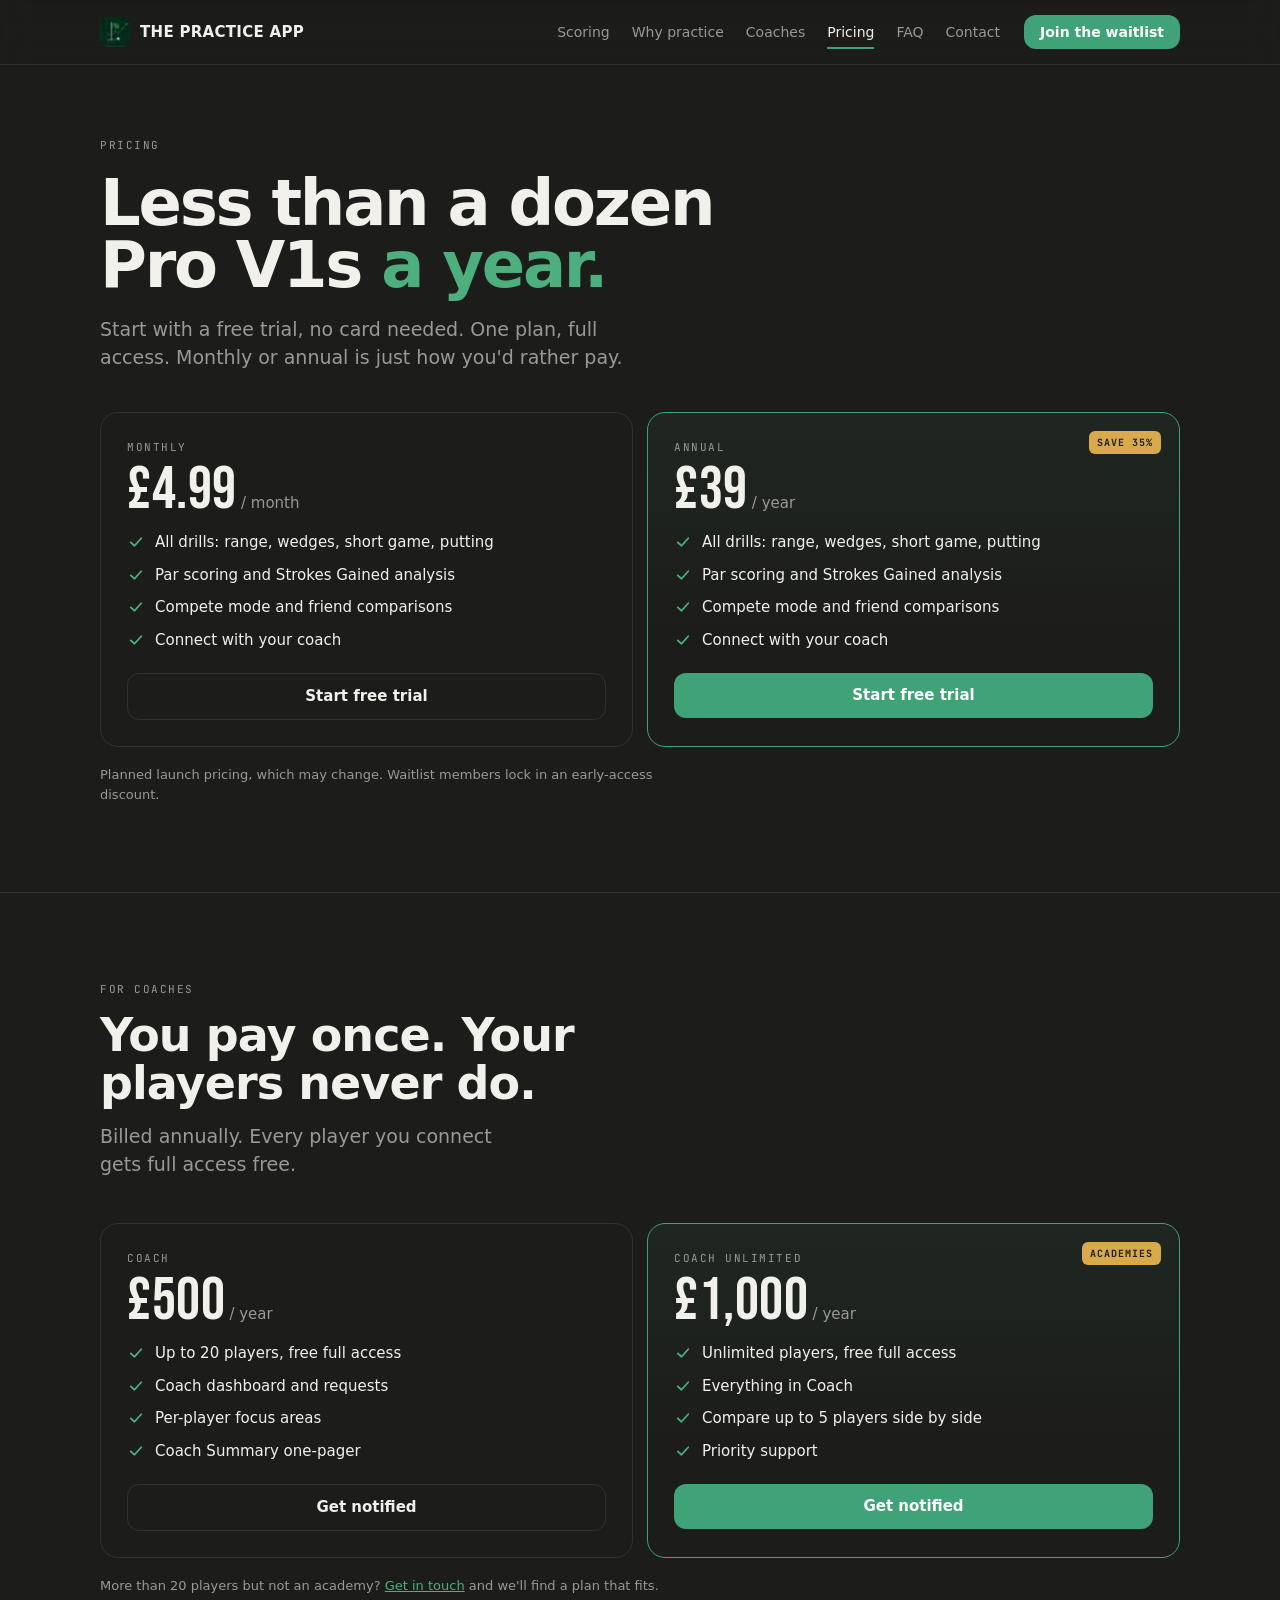
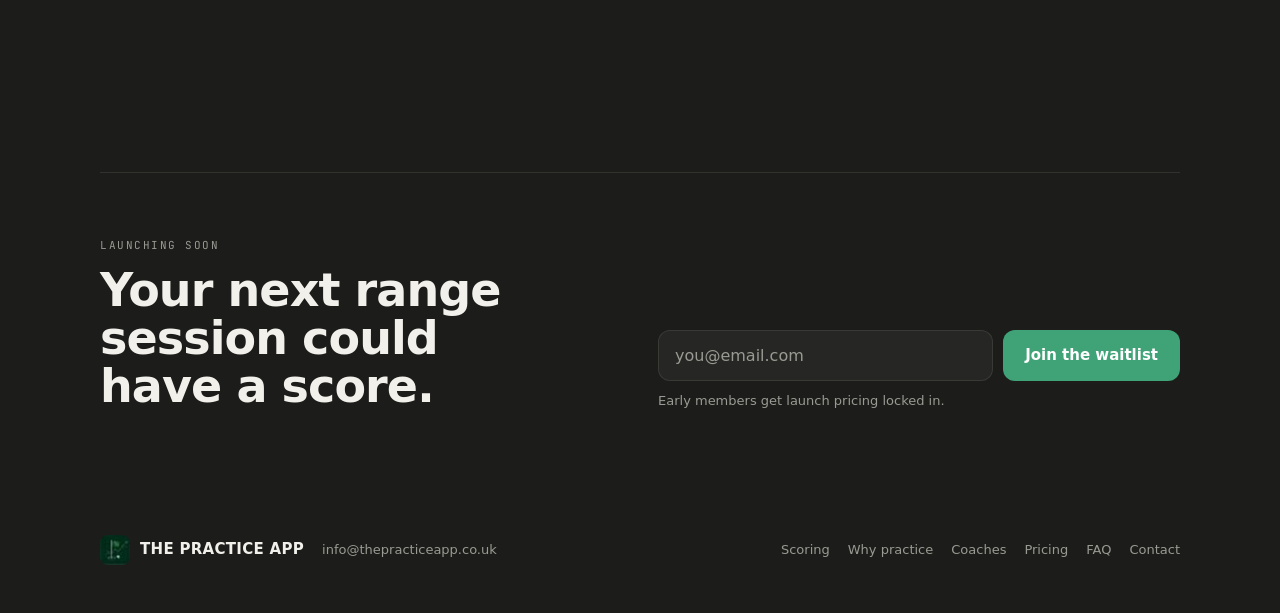
<file: pricing.html>
<!doctype html><html lang="en"><head><meta charset="utf-8"><meta name="viewport" content="width=device-width, initial-scale=1, viewport-fit=cover">
<title>Pricing — The Practice App</title>
<meta name="description" content="The Practice App pricing: £4.99 a month or £39 a year with a free trial, plus coach plans from £500 a year that give every connected player free access.">
<link rel="canonical" href="https://thepracticeapp.co.uk/pricing.html">
<meta name="theme-color" content="#1C1C1A">
<link rel="icon" href="images/logo.jpg">
<meta property="og:type" content="website">
<meta property="og:title" content="Pricing — The Practice App">
<meta property="og:description" content="The Practice App pricing: £4.99 a month or £39 a year with a free trial, plus coach plans from £500 a year that give every connected player free access.">
<meta property="og:url" content="https://thepracticeapp.co.uk/pricing.html">
<meta property="og:site_name" content="The Practice App">
<meta property="og:image" content="https://thepracticeapp.co.uk/images/photo-range-distance-control.jpg">
<meta name="twitter:card" content="summary_large_image">
<meta name="twitter:title" content="Pricing — The Practice App">
<meta name="twitter:description" content="The Practice App pricing: £4.99 a month or £39 a year with a free trial, plus coach plans from £500 a year that give every connected player free access.">
<meta name="twitter:image" content="https://thepracticeapp.co.uk/images/photo-range-distance-control.jpg">
<link rel="preconnect" href="https://fonts.googleapis.com">
<link rel="stylesheet" href="https://fonts.googleapis.com/css2?family=Bebas+Neue&family=JetBrains+Mono:wght@500;700&display=swap">
<link rel="stylesheet" href="site.css">
</head><body data-page="pricing">
<svg width="0" height="0" style="position:absolute" aria-hidden="true">
  <defs>
    <symbol id="i-range" viewBox="0 0 24 24" fill="none" stroke="currentColor" stroke-width="2" stroke-linecap="round" stroke-linejoin="round"><circle cx="12" cy="12" r="10"/><circle cx="12" cy="12" r="6"/><circle cx="12" cy="12" r="2"/></symbol>
    <symbol id="i-yard" viewBox="0 0 24 24" fill="none" stroke="currentColor" stroke-width="2" stroke-linecap="round" stroke-linejoin="round"><line x1="3" y1="12" x2="21" y2="12"/><line x1="3" y1="8" x2="3" y2="16"/><line x1="8" y1="9" x2="8" y2="15"/><line x1="13" y1="9" x2="13" y2="15"/><line x1="18" y1="8" x2="18" y2="16"/><line x1="21" y1="8" x2="21" y2="16"/></symbol>
    <symbol id="i-short" viewBox="0 0 24 24" fill="none" stroke="currentColor" stroke-width="2" stroke-linecap="round" stroke-linejoin="round"><path d="M4 20 L17 5"/><path d="M17 5 L21 3 L19 7 Z" fill="currentColor" stroke="none"/><circle cx="6" cy="19" r="1.4" fill="currentColor" stroke="none"/></symbol>
    <symbol id="i-putt" viewBox="0 0 24 24" fill="none" stroke="currentColor" stroke-width="2" stroke-linecap="round" stroke-linejoin="round"><line x1="12" y1="3" x2="12" y2="21"/><path d="M12 3 L19 6 L12 9 Z" fill="currentColor" stroke="none"/><ellipse cx="12" cy="21" rx="7" ry="1.6"/></symbol>
    <symbol id="i-compete" viewBox="0 0 24 24" fill="none" stroke="currentColor" stroke-width="2" stroke-linecap="round" stroke-linejoin="round"><path d="M9 18 L9 21 L15 21 L15 18"/><path d="M6 4 L18 4 L18 10 A6 6 0 0 1 6 10 Z"/><path d="M6 6 L3 6 L3 8 A3 3 0 0 0 6 11"/><path d="M18 6 L21 6 L21 8 A3 3 0 0 1 18 11"/></symbol>
    <symbol id="i-analysis" viewBox="0 0 24 24" fill="none" stroke="currentColor" stroke-width="2" stroke-linecap="round" stroke-linejoin="round"><path d="M4 19 L4 13"/><path d="M10 19 L10 8"/><path d="M16 19 L16 4"/></symbol>
    <symbol id="i-matrix" viewBox="0 0 24 24" fill="none" stroke="currentColor" stroke-width="2" stroke-linecap="round" stroke-linejoin="round"><rect x="3" y="3" width="7" height="7" rx="1"/><rect x="14" y="3" width="7" height="7" rx="1"/><rect x="3" y="14" width="7" height="7" rx="1"/><rect x="14" y="14" width="7" height="7" rx="1"/></symbol>
    <symbol id="i-course" viewBox="0 0 24 24" fill="none" stroke="currentColor" stroke-width="2" stroke-linecap="round" stroke-linejoin="round"><rect x="4" y="3" width="16" height="18" rx="2"/><line x1="8" y1="8" x2="16" y2="8"/><line x1="8" y1="12" x2="16" y2="12"/><path d="M8 16 L10 18 L16 15"/></symbol>
    <symbol id="i-clock" viewBox="0 0 24 24" fill="none" stroke="currentColor" stroke-width="2" stroke-linecap="round" stroke-linejoin="round"><circle cx="12" cy="12" r="9"/><path d="M12 7 L12 12 L16 14"/></symbol>
    <symbol id="i-check" viewBox="0 0 24 24" fill="none" stroke="currentColor" stroke-width="2.4" stroke-linecap="round" stroke-linejoin="round"><path d="M5 12.5 L10 17 L19 7"/></symbol>
    <symbol id="i-mail" viewBox="0 0 24 24" fill="none" stroke="currentColor" stroke-width="2" stroke-linecap="round" stroke-linejoin="round"><rect x="3" y="5" width="18" height="14" rx="2"/><path d="M3 7 L12 13 L21 7"/></symbol>
    <symbol id="i-people" viewBox="0 0 24 24" fill="none" stroke="currentColor" stroke-width="2" stroke-linecap="round" stroke-linejoin="round"><circle cx="9" cy="8" r="3.5"/><path d="M2.5 20 a6.5 6.5 0 0 1 13 0"/><circle cx="17" cy="9" r="2.5"/><path d="M16 14.2 a5 5 0 0 1 5.5 5.8"/></symbol>
    <symbol id="i-chat" viewBox="0 0 24 24" fill="none" stroke="currentColor" stroke-width="2" stroke-linecap="round" stroke-linejoin="round"><path d="M4 5 H20 V16 H9 L5 20 V16 H4 Z"/></symbol>
    <symbol id="i-shuffle" viewBox="0 0 24 24" fill="none" stroke="currentColor" stroke-width="2" stroke-linecap="round" stroke-linejoin="round"><path d="M3 7 H7 L15 17 H21"/><path d="M3 17 H7 L9.5 14"/><path d="M13 10 L15 7 H21"/><path d="M18 4 L21 7 L18 10"/><path d="M18 14 L21 17 L18 20"/></symbol>
  </defs>
</svg>

<nav>
  <div class="wrap">
    <a class="brand" href="index.html"><img src="images/logo.jpg" alt="">THE PRACTICE APP</a>
    <div class="navlinks"><a href="scoring.html">Scoring</a><a href="why-practice.html">Why practice</a><a href="coaches.html">Coaches</a><a href="pricing.html" aria-current="page">Pricing</a><a href="faq.html">FAQ</a><a href="contact.html">Contact</a></div>
    <a class="btn btn-primary" href="#join">Join the waitlist</a>
    <button class="menu-btn" id="menuBtn" type="button" aria-expanded="false" aria-controls="mobileMenu" aria-label="Menu"><svg viewBox="0 0 24 24" fill="none" stroke="currentColor" stroke-width="2" stroke-linecap="round"><line x1="4" y1="7" x2="20" y2="7"/><line x1="4" y1="12" x2="20" y2="12"/><line x1="4" y1="17" x2="20" y2="17"/></svg></button>
  </div>
  <div class="wrap mobile-menu" id="mobileMenu"><a href="index.html">Home</a><a href="scoring.html">Scoring</a><a href="why-practice.html">Why practice</a><a href="coaches.html">Coaches</a><a href="pricing.html" aria-current="page">Pricing</a><a href="faq.html">FAQ</a><a href="contact.html">Contact</a></div>
</nav>

<header class="page-hero">
  <div class="wrap">
    <span class="eyebrow">Pricing</span>
    <h1>Less than a dozen Pro V1s <span class="g">a year.</span></h1>
    <p class="lead">Start with a free trial, no card needed. One plan, full access. Monthly or annual is just how you'd rather pay.</p>
  </div>
</header>

<section style="padding-top:0">
  <div class="wrap" style="display:flex;flex-direction:column;gap:18px">
    <div class="plans wide cards2">
      <div class="plan">
        <span class="eyebrow">Monthly</span>
        <div class="price">£4.99<small>/ month</small></div>
        <ul class="checks"><li><svg><use href="#i-check"/></svg><span>All drills: range, wedges, short game, putting</span></li><li><svg><use href="#i-check"/></svg><span>Par scoring and Strokes Gained analysis</span></li><li><svg><use href="#i-check"/></svg><span>Compete mode and friend comparisons</span></li><li><svg><use href="#i-check"/></svg><span>Connect with your coach</span></li></ul>
        <a class="btn btn-ghost" href="#join">Start free trial</a>
      </div>
      <div class="plan best">
        <span class="badge">SAVE 35%</span>
        <span class="eyebrow">Annual</span>
        <div class="price">£39<small>/ year</small></div>
        <ul class="checks"><li><svg><use href="#i-check"/></svg><span>All drills: range, wedges, short game, putting</span></li><li><svg><use href="#i-check"/></svg><span>Par scoring and Strokes Gained analysis</span></li><li><svg><use href="#i-check"/></svg><span>Compete mode and friend comparisons</span></li><li><svg><use href="#i-check"/></svg><span>Connect with your coach</span></li></ul>
        <a class="btn btn-primary" href="#join">Start free trial</a>
      </div>
    </div>
    <p class="note">Planned launch pricing, which may change. Waitlist members lock in an early-access discount.</p>
  </div>
</section>

<section class="divider" id="coach">
  <div class="wrap" style="display:flex;flex-direction:column;gap:18px">
    <div class="sec-head" style="margin-bottom:26px"><span class="eyebrow">For coaches</span><h2>You pay once. Your players never do.</h2><p class="lead">Billed annually. Every player you connect gets full access free.</p></div>
    <div class="plans wide cards2">
      <div class="plan">
        <span class="eyebrow">Coach</span>
        <div class="price">£500<small>/ year</small></div>
        <ul class="checks"><li><svg><use href="#i-check"/></svg><span>Up to 20 players, free full access</span></li><li><svg><use href="#i-check"/></svg><span>Coach dashboard and requests</span></li><li><svg><use href="#i-check"/></svg><span>Per-player focus areas</span></li><li><svg><use href="#i-check"/></svg><span>Coach Summary one-pager</span></li></ul>
        <a class="btn btn-ghost" href="#join">Get notified</a>
      </div>
      <div class="plan best">
        <span class="badge">ACADEMIES</span>
        <span class="eyebrow">Coach unlimited</span>
        <div class="price">£1,000<small>/ year</small></div>
        <ul class="checks"><li><svg><use href="#i-check"/></svg><span>Unlimited players, free full access</span></li><li><svg><use href="#i-check"/></svg><span>Everything in Coach</span></li><li><svg><use href="#i-check"/></svg><span>Compare up to 5 players side by side</span></li><li><svg><use href="#i-check"/></svg><span>Priority support</span></li></ul>
        <a class="btn btn-primary" href="#join">Get notified</a>
      </div>
    </div>
    <p class="note">More than 20 players but not an academy? <a href="contact.html" style="color:var(--green-lt)">Get in touch</a> and we'll find a plan that fits.</p>
  </div>
</section>

<section class="cta" id="join">
  <div class="wrap">
    <div class="cta-box">
      <div style="display:flex;flex-direction:column;gap:14px">
        <span class="eyebrow">Launching soon</span>
        <h2>Your next range session could have a score.</h2>
      </div>
      <div>
        <form id="waitlist" name="waitlist" method="POST" data-netlify="true" netlify-honeypot="bot-field-2">
          <input type="hidden" name="form-name" value="waitlist">
          <p class="hp"><label>Leave blank <input name="bot-field-2"></label></p>
          <input id="email" name="email" type="email" required placeholder="you@email.com" aria-label="Email address">
          <button class="btn btn-primary" type="submit">Join the waitlist</button>
        </form>
        <p class="formnote" id="formnote">Early members get launch pricing locked in.</p>
      </div>
    </div>
  </div>
</section>

<footer>
  <div class="wrap">
    <a class="brand" href="index.html"><img src="images/logo.jpg" alt="">THE PRACTICE APP</a>
    <a href="mailto:info@thepracticeapp.co.uk">info@thepracticeapp.co.uk</a>
    <div class="links"><a href="scoring.html">Scoring</a><a href="why-practice.html">Why practice</a><a href="coaches.html">Coaches</a><a href="pricing.html">Pricing</a><a href="faq.html">FAQ</a><a href="contact.html">Contact</a></div>
  </div>
</footer>
<script src="site.js"></script>
</body></html>
</file>
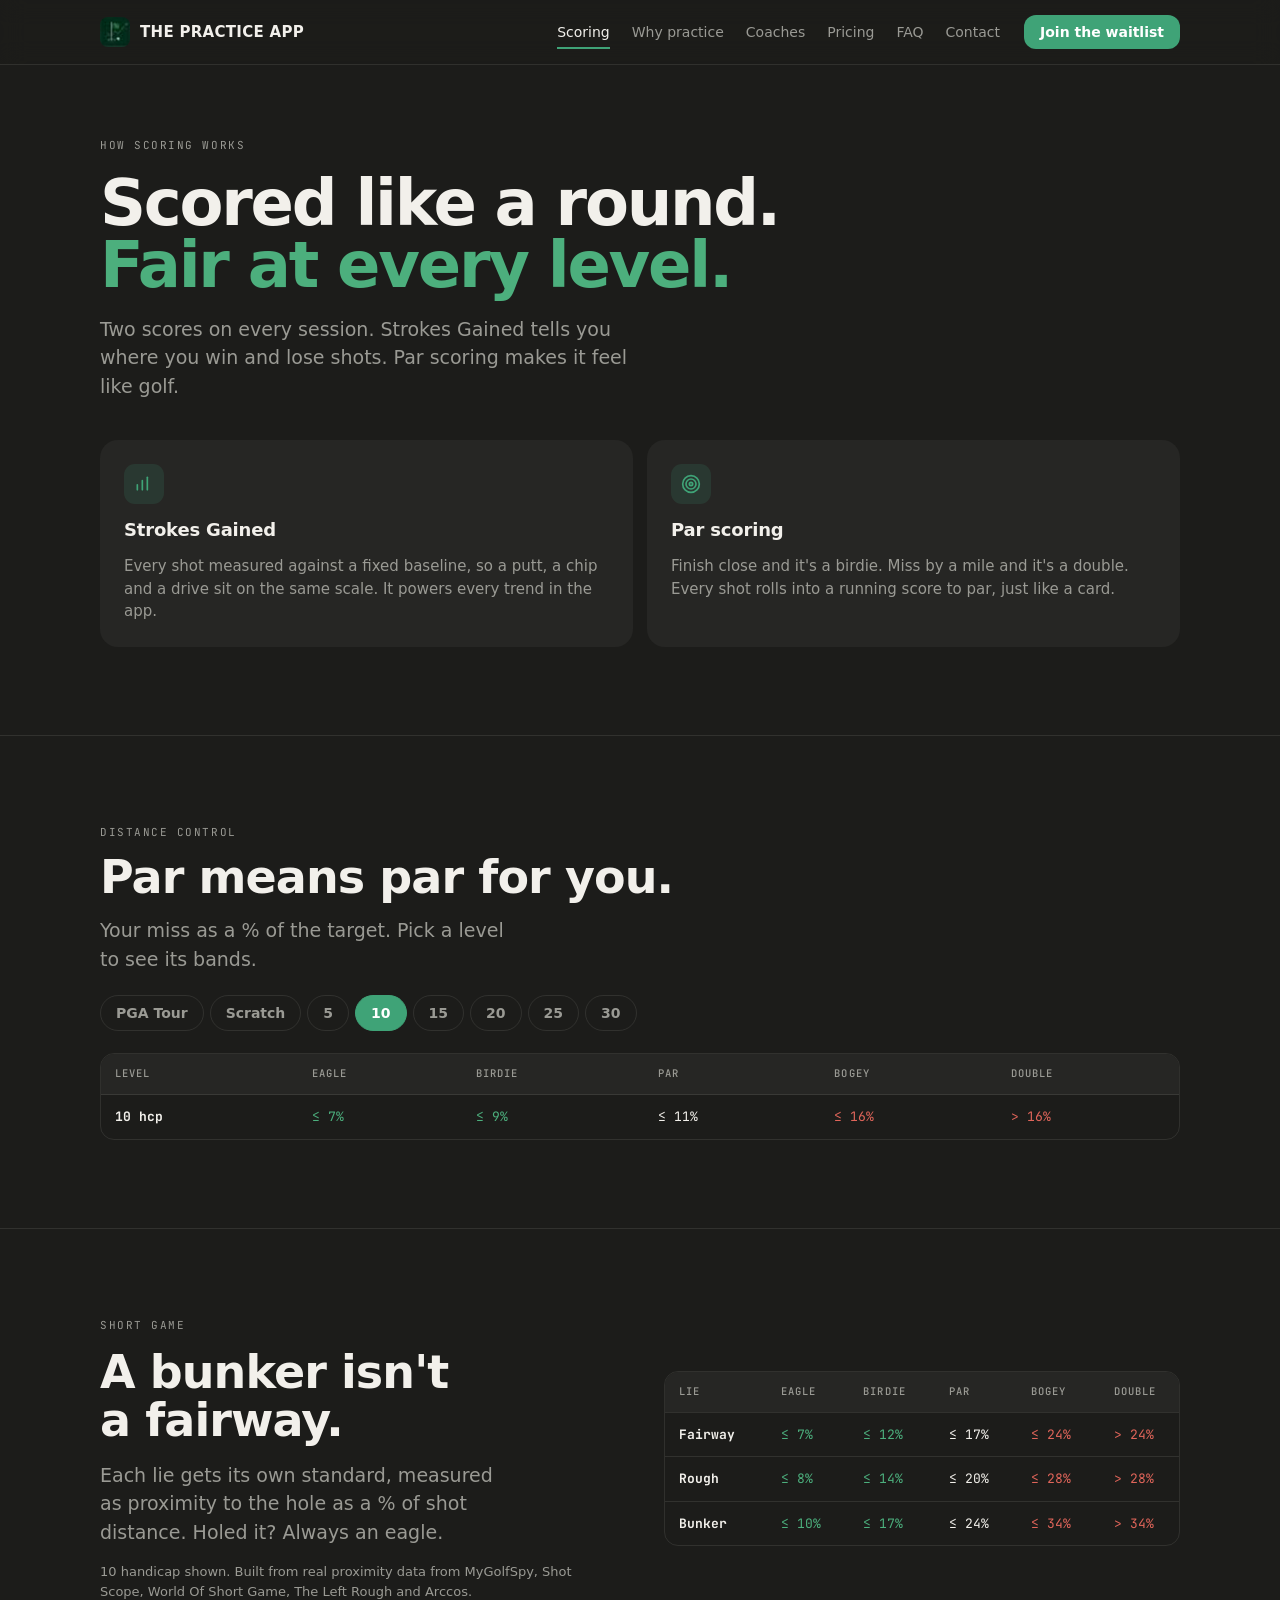
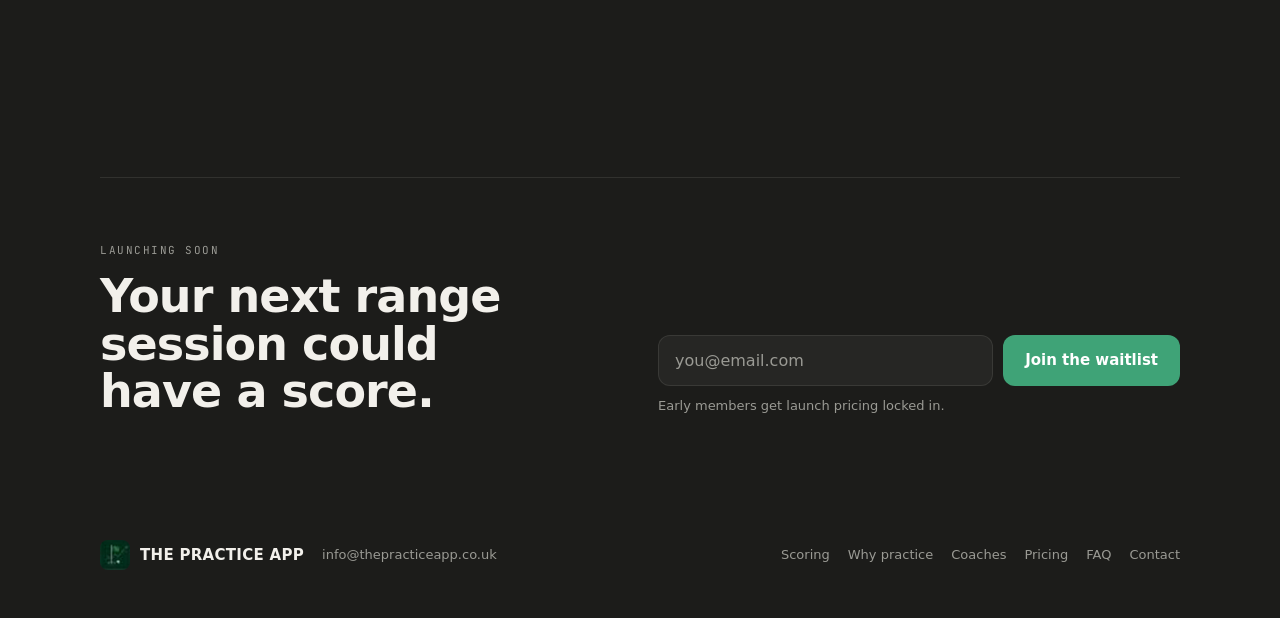
<file: scoring.html>
<!doctype html><html lang="en"><head><meta charset="utf-8"><meta name="viewport" content="width=device-width, initial-scale=1, viewport-fit=cover">
<title>How Scoring Works — Strokes Gained & Par Scoring | The Practice App</title>
<meta name="description" content="How The Practice App scores golf practice: Strokes Gained from 30 handicap to PGA Tour, plus Eagle to Double par scoring with bands for every ability level.">
<link rel="canonical" href="https://thepracticeapp.co.uk/scoring.html">
<meta name="theme-color" content="#1C1C1A">
<link rel="icon" href="images/logo.jpg">
<meta property="og:type" content="website">
<meta property="og:title" content="How Scoring Works — Strokes Gained & Par Scoring | The Practice App">
<meta property="og:description" content="How The Practice App scores golf practice: Strokes Gained from 30 handicap to PGA Tour, plus Eagle to Double par scoring with bands for every ability level.">
<meta property="og:url" content="https://thepracticeapp.co.uk/scoring.html">
<meta property="og:site_name" content="The Practice App">
<meta property="og:image" content="https://thepracticeapp.co.uk/images/photo-range-distance-control.jpg">
<meta name="twitter:card" content="summary_large_image">
<meta name="twitter:title" content="How Scoring Works — Strokes Gained & Par Scoring | The Practice App">
<meta name="twitter:description" content="How The Practice App scores golf practice: Strokes Gained from 30 handicap to PGA Tour, plus Eagle to Double par scoring with bands for every ability level.">
<meta name="twitter:image" content="https://thepracticeapp.co.uk/images/photo-range-distance-control.jpg">
<link rel="preconnect" href="https://fonts.googleapis.com">
<link rel="stylesheet" href="https://fonts.googleapis.com/css2?family=Bebas+Neue&family=JetBrains+Mono:wght@500;700&display=swap">
<link rel="stylesheet" href="site.css">
</head><body data-page="scoring">
<svg width="0" height="0" style="position:absolute" aria-hidden="true">
  <defs>
    <symbol id="i-range" viewBox="0 0 24 24" fill="none" stroke="currentColor" stroke-width="2" stroke-linecap="round" stroke-linejoin="round"><circle cx="12" cy="12" r="10"/><circle cx="12" cy="12" r="6"/><circle cx="12" cy="12" r="2"/></symbol>
    <symbol id="i-yard" viewBox="0 0 24 24" fill="none" stroke="currentColor" stroke-width="2" stroke-linecap="round" stroke-linejoin="round"><line x1="3" y1="12" x2="21" y2="12"/><line x1="3" y1="8" x2="3" y2="16"/><line x1="8" y1="9" x2="8" y2="15"/><line x1="13" y1="9" x2="13" y2="15"/><line x1="18" y1="8" x2="18" y2="16"/><line x1="21" y1="8" x2="21" y2="16"/></symbol>
    <symbol id="i-short" viewBox="0 0 24 24" fill="none" stroke="currentColor" stroke-width="2" stroke-linecap="round" stroke-linejoin="round"><path d="M4 20 L17 5"/><path d="M17 5 L21 3 L19 7 Z" fill="currentColor" stroke="none"/><circle cx="6" cy="19" r="1.4" fill="currentColor" stroke="none"/></symbol>
    <symbol id="i-putt" viewBox="0 0 24 24" fill="none" stroke="currentColor" stroke-width="2" stroke-linecap="round" stroke-linejoin="round"><line x1="12" y1="3" x2="12" y2="21"/><path d="M12 3 L19 6 L12 9 Z" fill="currentColor" stroke="none"/><ellipse cx="12" cy="21" rx="7" ry="1.6"/></symbol>
    <symbol id="i-compete" viewBox="0 0 24 24" fill="none" stroke="currentColor" stroke-width="2" stroke-linecap="round" stroke-linejoin="round"><path d="M9 18 L9 21 L15 21 L15 18"/><path d="M6 4 L18 4 L18 10 A6 6 0 0 1 6 10 Z"/><path d="M6 6 L3 6 L3 8 A3 3 0 0 0 6 11"/><path d="M18 6 L21 6 L21 8 A3 3 0 0 1 18 11"/></symbol>
    <symbol id="i-analysis" viewBox="0 0 24 24" fill="none" stroke="currentColor" stroke-width="2" stroke-linecap="round" stroke-linejoin="round"><path d="M4 19 L4 13"/><path d="M10 19 L10 8"/><path d="M16 19 L16 4"/></symbol>
    <symbol id="i-matrix" viewBox="0 0 24 24" fill="none" stroke="currentColor" stroke-width="2" stroke-linecap="round" stroke-linejoin="round"><rect x="3" y="3" width="7" height="7" rx="1"/><rect x="14" y="3" width="7" height="7" rx="1"/><rect x="3" y="14" width="7" height="7" rx="1"/><rect x="14" y="14" width="7" height="7" rx="1"/></symbol>
    <symbol id="i-course" viewBox="0 0 24 24" fill="none" stroke="currentColor" stroke-width="2" stroke-linecap="round" stroke-linejoin="round"><rect x="4" y="3" width="16" height="18" rx="2"/><line x1="8" y1="8" x2="16" y2="8"/><line x1="8" y1="12" x2="16" y2="12"/><path d="M8 16 L10 18 L16 15"/></symbol>
    <symbol id="i-clock" viewBox="0 0 24 24" fill="none" stroke="currentColor" stroke-width="2" stroke-linecap="round" stroke-linejoin="round"><circle cx="12" cy="12" r="9"/><path d="M12 7 L12 12 L16 14"/></symbol>
    <symbol id="i-check" viewBox="0 0 24 24" fill="none" stroke="currentColor" stroke-width="2.4" stroke-linecap="round" stroke-linejoin="round"><path d="M5 12.5 L10 17 L19 7"/></symbol>
    <symbol id="i-mail" viewBox="0 0 24 24" fill="none" stroke="currentColor" stroke-width="2" stroke-linecap="round" stroke-linejoin="round"><rect x="3" y="5" width="18" height="14" rx="2"/><path d="M3 7 L12 13 L21 7"/></symbol>
    <symbol id="i-people" viewBox="0 0 24 24" fill="none" stroke="currentColor" stroke-width="2" stroke-linecap="round" stroke-linejoin="round"><circle cx="9" cy="8" r="3.5"/><path d="M2.5 20 a6.5 6.5 0 0 1 13 0"/><circle cx="17" cy="9" r="2.5"/><path d="M16 14.2 a5 5 0 0 1 5.5 5.8"/></symbol>
    <symbol id="i-chat" viewBox="0 0 24 24" fill="none" stroke="currentColor" stroke-width="2" stroke-linecap="round" stroke-linejoin="round"><path d="M4 5 H20 V16 H9 L5 20 V16 H4 Z"/></symbol>
    <symbol id="i-shuffle" viewBox="0 0 24 24" fill="none" stroke="currentColor" stroke-width="2" stroke-linecap="round" stroke-linejoin="round"><path d="M3 7 H7 L15 17 H21"/><path d="M3 17 H7 L9.5 14"/><path d="M13 10 L15 7 H21"/><path d="M18 4 L21 7 L18 10"/><path d="M18 14 L21 17 L18 20"/></symbol>
  </defs>
</svg>

<nav>
  <div class="wrap">
    <a class="brand" href="index.html"><img src="images/logo.jpg" alt="">THE PRACTICE APP</a>
    <div class="navlinks"><a href="scoring.html" aria-current="page">Scoring</a><a href="why-practice.html">Why practice</a><a href="coaches.html">Coaches</a><a href="pricing.html">Pricing</a><a href="faq.html">FAQ</a><a href="contact.html">Contact</a></div>
    <a class="btn btn-primary" href="#join">Join the waitlist</a>
    <button class="menu-btn" id="menuBtn" type="button" aria-expanded="false" aria-controls="mobileMenu" aria-label="Menu"><svg viewBox="0 0 24 24" fill="none" stroke="currentColor" stroke-width="2" stroke-linecap="round"><line x1="4" y1="7" x2="20" y2="7"/><line x1="4" y1="12" x2="20" y2="12"/><line x1="4" y1="17" x2="20" y2="17"/></svg></button>
  </div>
  <div class="wrap mobile-menu" id="mobileMenu"><a href="index.html">Home</a><a href="scoring.html" aria-current="page">Scoring</a><a href="why-practice.html">Why practice</a><a href="coaches.html">Coaches</a><a href="pricing.html">Pricing</a><a href="faq.html">FAQ</a><a href="contact.html">Contact</a></div>
</nav>

<header class="page-hero">
  <div class="wrap">
    <span class="eyebrow">How scoring works</span>
    <h1>Scored like a round. <span class="g">Fair at every level.</span></h1>
    <p class="lead">Two scores on every session. Strokes Gained tells you where you win and lose shots. Par scoring makes it feel like golf.</p>
  </div>
</header>

<section style="padding-top:0">
  <div class="wrap cards2">
    <article class="card"><span class="chip"><svg><use href="#i-analysis"/></svg></span><h3>Strokes Gained</h3><p>Every shot measured against a fixed baseline, so a putt, a chip and a drive sit on the same scale. It powers every trend in the app.</p></article>
    <article class="card"><span class="chip"><svg><use href="#i-range"/></svg></span><h3>Par scoring</h3><p>Finish close and it's a birdie. Miss by a mile and it's a double. Every shot rolls into a running score to par, just like a card.</p></article>
  </div>
</section>

<section class="divider">
  <div class="wrap" style="display:flex;flex-direction:column;gap:22px">
    <div class="sec-head" style="margin-bottom:0">
      <span class="eyebrow">Distance control</span>
      <h2>Par means par for you.</h2>
      <p class="lead">Your miss as a % of the target. Pick a level to see its bands.</p>
    </div>
    <div class="seg tiers" id="tierSeg" role="tablist" aria-label="Ability level"><button role="tab" type="button" data-k="tour" aria-selected="false">PGA Tour</button><button role="tab" type="button" data-k="scratch" aria-selected="false">Scratch</button><button role="tab" type="button" data-k="5" aria-selected="false">5</button><button role="tab" type="button" data-k="10" aria-selected="true">10</button><button role="tab" type="button" data-k="15" aria-selected="false">15</button><button role="tab" type="button" data-k="20" aria-selected="false">20</button><button role="tab" type="button" data-k="25" aria-selected="false">25</button><button role="tab" type="button" data-k="30" aria-selected="false">30</button></div>
    <div class="tbl-wrap"><table class="bands-t"><thead><tr><th>LEVEL</th><th>EAGLE</th><th>BIRDIE</th><th>PAR</th><th>BOGEY</th><th>DOUBLE</th></tr></thead><tbody id="tierBody" data-tiers='{"tour": ["PGA Tour", 1, 3, 5, 7], "scratch": ["Scratch", 3, 5, 7, 10], "5": ["5 hcp", 5, 7, 9, 13], "10": ["10 hcp", 7, 9, 11, 16], "15": ["15 hcp", 9, 11, 13, 19], "20": ["20 hcp", 11, 13, 15, 22], "25": ["25 hcp", 13, 15, 17, 25], "30": ["30 hcp", 15, 17, 19, 28]}'><tr><td>10 hcp</td><td class="e">≤ 7%</td><td class="b">≤ 9%</td><td>≤ 11%</td><td class="bo">≤ 16%</td><td class="d">&gt; 16%</td></tr></tbody></table></div>
  </div>
</section>

<section class="divider">
  <div class="wrap split">
    <div style="display:flex;flex-direction:column;gap:16px">
      <span class="eyebrow">Short game</span>
      <h2>A bunker isn't a fairway.</h2>
      <p class="lead">Each lie gets its own standard, measured as proximity to the hole as a % of shot distance. Holed it? Always an eagle.</p>
      <p class="sources">10 handicap shown. Built from real proximity data from MyGolfSpy, Shot Scope, World Of Short Game, The Left Rough and Arccos.</p>
    </div>
    <div class="tbl-wrap"><table class="bands-t"><thead><tr><th>LIE</th><th>EAGLE</th><th>BIRDIE</th><th>PAR</th><th>BOGEY</th><th>DOUBLE</th></tr></thead><tbody><tr><td>Fairway</td><td class="e">≤ 7%</td><td class="b">≤ 12%</td><td>≤ 17%</td><td class="bo">≤ 24%</td><td class="d">&gt; 24%</td></tr><tr><td>Rough</td><td class="e">≤ 8%</td><td class="b">≤ 14%</td><td>≤ 20%</td><td class="bo">≤ 28%</td><td class="d">&gt; 28%</td></tr><tr><td>Bunker</td><td class="e">≤ 10%</td><td class="b">≤ 17%</td><td>≤ 24%</td><td class="bo">≤ 34%</td><td class="d">&gt; 34%</td></tr></tbody></table></div>
  </div>
</section>

<section class="cta" id="join">
  <div class="wrap">
    <div class="cta-box">
      <div style="display:flex;flex-direction:column;gap:14px">
        <span class="eyebrow">Launching soon</span>
        <h2>Your next range session could have a score.</h2>
      </div>
      <div>
        <form id="waitlist" name="waitlist" method="POST" data-netlify="true" netlify-honeypot="bot-field-2">
          <input type="hidden" name="form-name" value="waitlist">
          <p class="hp"><label>Leave blank <input name="bot-field-2"></label></p>
          <input id="email" name="email" type="email" required placeholder="you@email.com" aria-label="Email address">
          <button class="btn btn-primary" type="submit">Join the waitlist</button>
        </form>
        <p class="formnote" id="formnote">Early members get launch pricing locked in.</p>
      </div>
    </div>
  </div>
</section>

<footer>
  <div class="wrap">
    <a class="brand" href="index.html"><img src="images/logo.jpg" alt="">THE PRACTICE APP</a>
    <a href="mailto:info@thepracticeapp.co.uk">info@thepracticeapp.co.uk</a>
    <div class="links"><a href="scoring.html">Scoring</a><a href="why-practice.html">Why practice</a><a href="coaches.html">Coaches</a><a href="pricing.html">Pricing</a><a href="faq.html">FAQ</a><a href="contact.html">Contact</a></div>
  </div>
</footer>
<script src="site.js"></script>
</body></html>
</file>
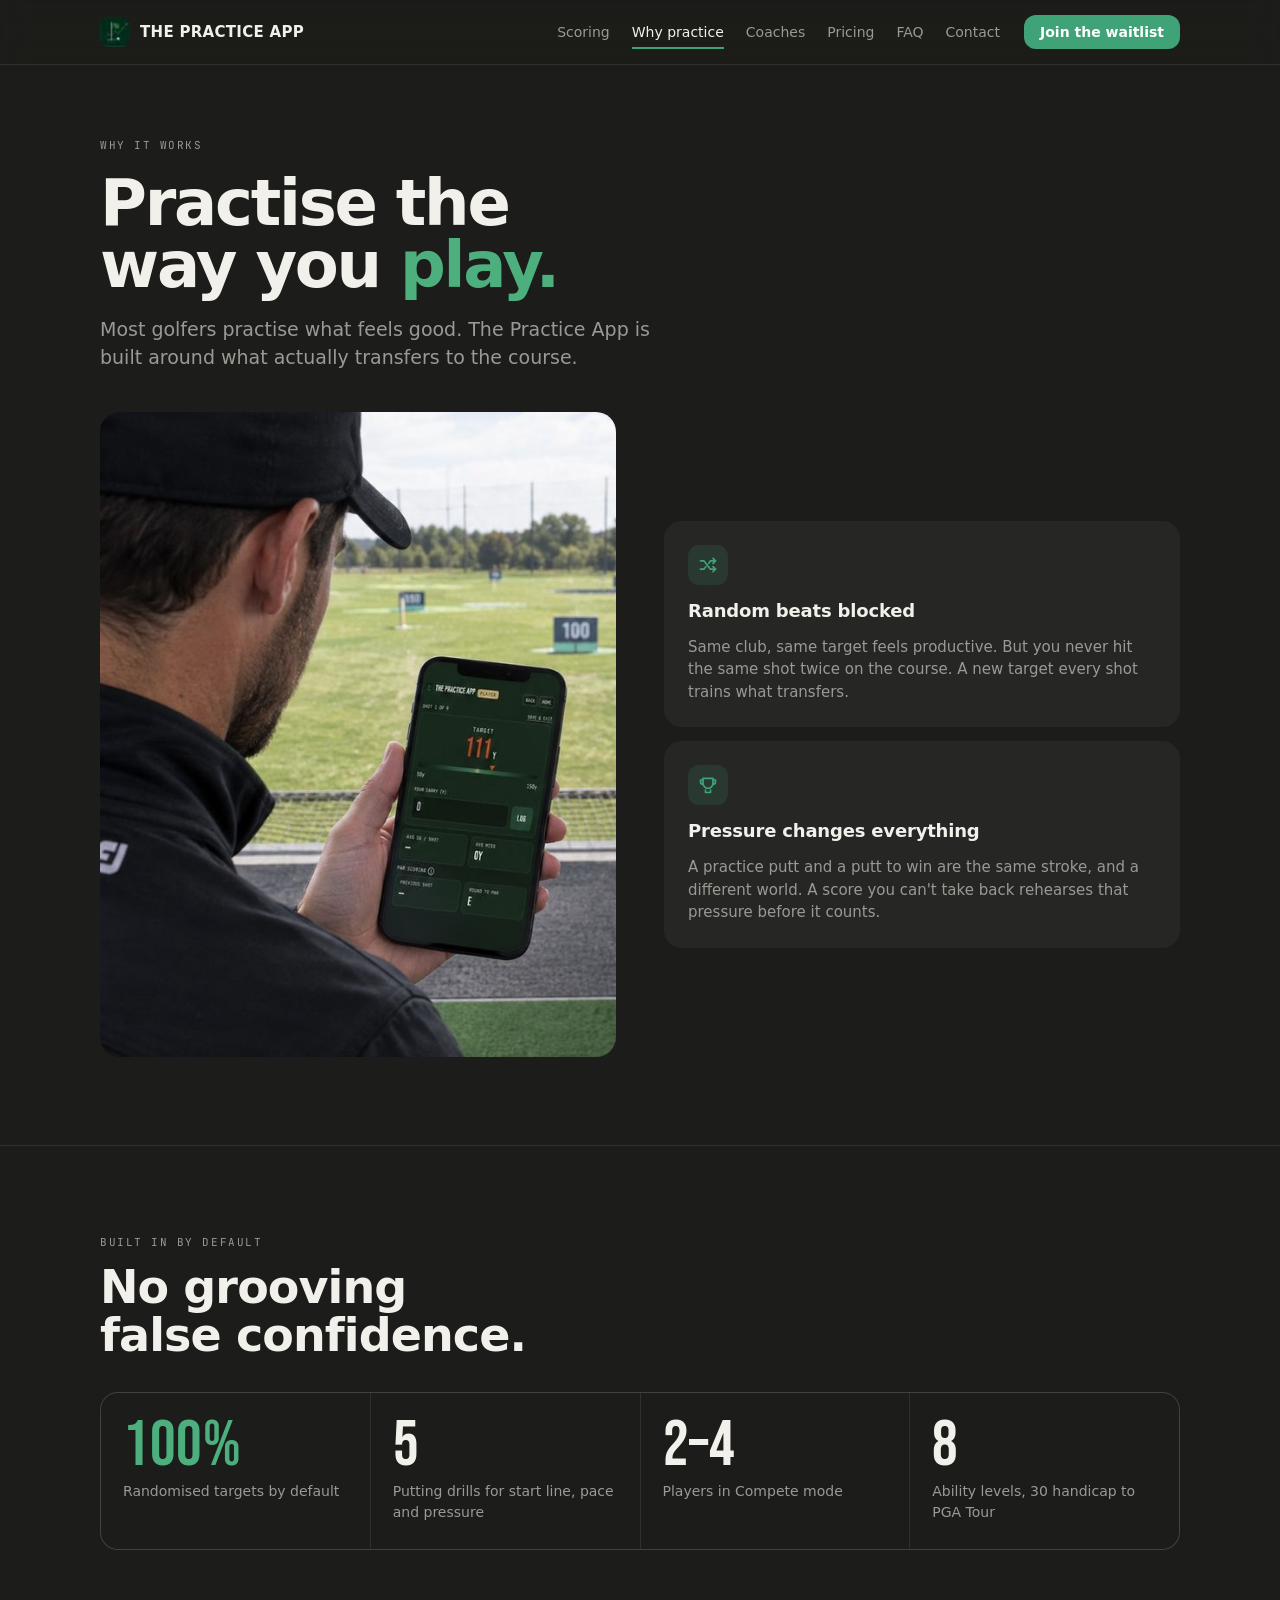
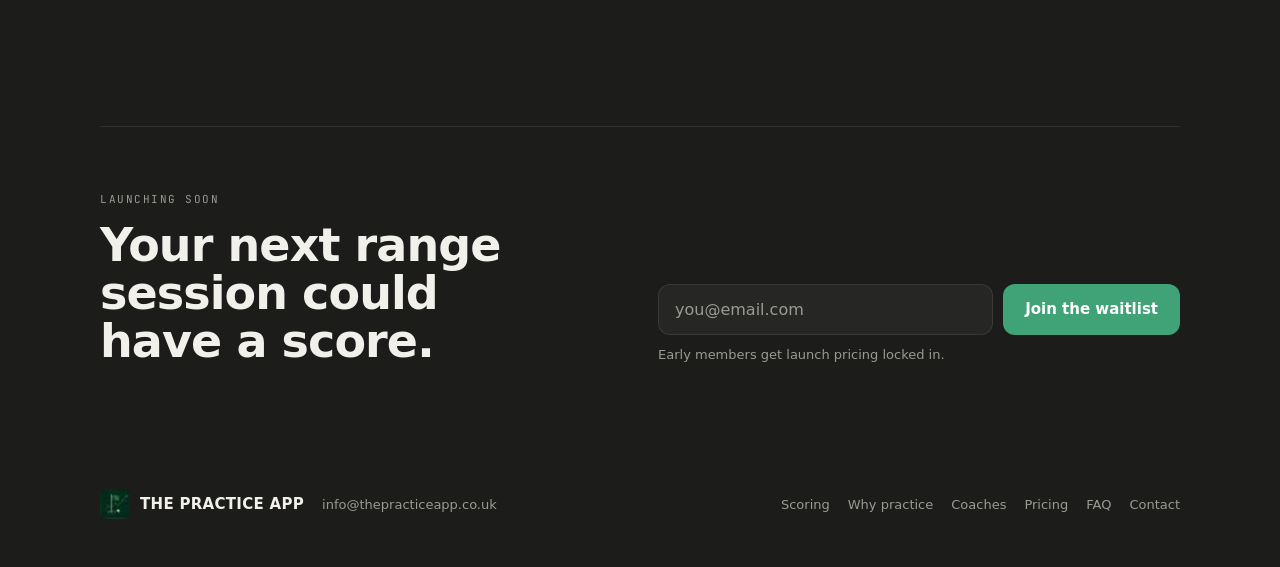
<file: why-practice.html>
<!doctype html><html lang="en"><head><meta charset="utf-8"><meta name="viewport" content="width=device-width, initial-scale=1, viewport-fit=cover">
<title>Why Random & Competitive Golf Practice Works | The Practice App</title>
<meta name="description" content="Why The Practice App uses random targets and scored, competitive drills: the practice methods that actually transfer to the golf course.">
<link rel="canonical" href="https://thepracticeapp.co.uk/why-practice.html">
<meta name="theme-color" content="#1C1C1A">
<link rel="icon" href="images/logo.jpg">
<meta property="og:type" content="website">
<meta property="og:title" content="Why Random & Competitive Golf Practice Works | The Practice App">
<meta property="og:description" content="Why The Practice App uses random targets and scored, competitive drills: the practice methods that actually transfer to the golf course.">
<meta property="og:url" content="https://thepracticeapp.co.uk/why-practice.html">
<meta property="og:site_name" content="The Practice App">
<meta property="og:image" content="https://thepracticeapp.co.uk/images/photo-range-distance-control.jpg">
<meta name="twitter:card" content="summary_large_image">
<meta name="twitter:title" content="Why Random & Competitive Golf Practice Works | The Practice App">
<meta name="twitter:description" content="Why The Practice App uses random targets and scored, competitive drills: the practice methods that actually transfer to the golf course.">
<meta name="twitter:image" content="https://thepracticeapp.co.uk/images/photo-range-distance-control.jpg">
<link rel="preconnect" href="https://fonts.googleapis.com">
<link rel="stylesheet" href="https://fonts.googleapis.com/css2?family=Bebas+Neue&family=JetBrains+Mono:wght@500;700&display=swap">
<link rel="stylesheet" href="site.css">
</head><body data-page="why">
<svg width="0" height="0" style="position:absolute" aria-hidden="true">
  <defs>
    <symbol id="i-range" viewBox="0 0 24 24" fill="none" stroke="currentColor" stroke-width="2" stroke-linecap="round" stroke-linejoin="round"><circle cx="12" cy="12" r="10"/><circle cx="12" cy="12" r="6"/><circle cx="12" cy="12" r="2"/></symbol>
    <symbol id="i-yard" viewBox="0 0 24 24" fill="none" stroke="currentColor" stroke-width="2" stroke-linecap="round" stroke-linejoin="round"><line x1="3" y1="12" x2="21" y2="12"/><line x1="3" y1="8" x2="3" y2="16"/><line x1="8" y1="9" x2="8" y2="15"/><line x1="13" y1="9" x2="13" y2="15"/><line x1="18" y1="8" x2="18" y2="16"/><line x1="21" y1="8" x2="21" y2="16"/></symbol>
    <symbol id="i-short" viewBox="0 0 24 24" fill="none" stroke="currentColor" stroke-width="2" stroke-linecap="round" stroke-linejoin="round"><path d="M4 20 L17 5"/><path d="M17 5 L21 3 L19 7 Z" fill="currentColor" stroke="none"/><circle cx="6" cy="19" r="1.4" fill="currentColor" stroke="none"/></symbol>
    <symbol id="i-putt" viewBox="0 0 24 24" fill="none" stroke="currentColor" stroke-width="2" stroke-linecap="round" stroke-linejoin="round"><line x1="12" y1="3" x2="12" y2="21"/><path d="M12 3 L19 6 L12 9 Z" fill="currentColor" stroke="none"/><ellipse cx="12" cy="21" rx="7" ry="1.6"/></symbol>
    <symbol id="i-compete" viewBox="0 0 24 24" fill="none" stroke="currentColor" stroke-width="2" stroke-linecap="round" stroke-linejoin="round"><path d="M9 18 L9 21 L15 21 L15 18"/><path d="M6 4 L18 4 L18 10 A6 6 0 0 1 6 10 Z"/><path d="M6 6 L3 6 L3 8 A3 3 0 0 0 6 11"/><path d="M18 6 L21 6 L21 8 A3 3 0 0 1 18 11"/></symbol>
    <symbol id="i-analysis" viewBox="0 0 24 24" fill="none" stroke="currentColor" stroke-width="2" stroke-linecap="round" stroke-linejoin="round"><path d="M4 19 L4 13"/><path d="M10 19 L10 8"/><path d="M16 19 L16 4"/></symbol>
    <symbol id="i-matrix" viewBox="0 0 24 24" fill="none" stroke="currentColor" stroke-width="2" stroke-linecap="round" stroke-linejoin="round"><rect x="3" y="3" width="7" height="7" rx="1"/><rect x="14" y="3" width="7" height="7" rx="1"/><rect x="3" y="14" width="7" height="7" rx="1"/><rect x="14" y="14" width="7" height="7" rx="1"/></symbol>
    <symbol id="i-course" viewBox="0 0 24 24" fill="none" stroke="currentColor" stroke-width="2" stroke-linecap="round" stroke-linejoin="round"><rect x="4" y="3" width="16" height="18" rx="2"/><line x1="8" y1="8" x2="16" y2="8"/><line x1="8" y1="12" x2="16" y2="12"/><path d="M8 16 L10 18 L16 15"/></symbol>
    <symbol id="i-clock" viewBox="0 0 24 24" fill="none" stroke="currentColor" stroke-width="2" stroke-linecap="round" stroke-linejoin="round"><circle cx="12" cy="12" r="9"/><path d="M12 7 L12 12 L16 14"/></symbol>
    <symbol id="i-check" viewBox="0 0 24 24" fill="none" stroke="currentColor" stroke-width="2.4" stroke-linecap="round" stroke-linejoin="round"><path d="M5 12.5 L10 17 L19 7"/></symbol>
    <symbol id="i-mail" viewBox="0 0 24 24" fill="none" stroke="currentColor" stroke-width="2" stroke-linecap="round" stroke-linejoin="round"><rect x="3" y="5" width="18" height="14" rx="2"/><path d="M3 7 L12 13 L21 7"/></symbol>
    <symbol id="i-people" viewBox="0 0 24 24" fill="none" stroke="currentColor" stroke-width="2" stroke-linecap="round" stroke-linejoin="round"><circle cx="9" cy="8" r="3.5"/><path d="M2.5 20 a6.5 6.5 0 0 1 13 0"/><circle cx="17" cy="9" r="2.5"/><path d="M16 14.2 a5 5 0 0 1 5.5 5.8"/></symbol>
    <symbol id="i-chat" viewBox="0 0 24 24" fill="none" stroke="currentColor" stroke-width="2" stroke-linecap="round" stroke-linejoin="round"><path d="M4 5 H20 V16 H9 L5 20 V16 H4 Z"/></symbol>
    <symbol id="i-shuffle" viewBox="0 0 24 24" fill="none" stroke="currentColor" stroke-width="2" stroke-linecap="round" stroke-linejoin="round"><path d="M3 7 H7 L15 17 H21"/><path d="M3 17 H7 L9.5 14"/><path d="M13 10 L15 7 H21"/><path d="M18 4 L21 7 L18 10"/><path d="M18 14 L21 17 L18 20"/></symbol>
  </defs>
</svg>

<nav>
  <div class="wrap">
    <a class="brand" href="index.html"><img src="images/logo.jpg" alt="">THE PRACTICE APP</a>
    <div class="navlinks"><a href="scoring.html">Scoring</a><a href="why-practice.html" aria-current="page">Why practice</a><a href="coaches.html">Coaches</a><a href="pricing.html">Pricing</a><a href="faq.html">FAQ</a><a href="contact.html">Contact</a></div>
    <a class="btn btn-primary" href="#join">Join the waitlist</a>
    <button class="menu-btn" id="menuBtn" type="button" aria-expanded="false" aria-controls="mobileMenu" aria-label="Menu"><svg viewBox="0 0 24 24" fill="none" stroke="currentColor" stroke-width="2" stroke-linecap="round"><line x1="4" y1="7" x2="20" y2="7"/><line x1="4" y1="12" x2="20" y2="12"/><line x1="4" y1="17" x2="20" y2="17"/></svg></button>
  </div>
  <div class="wrap mobile-menu" id="mobileMenu"><a href="index.html">Home</a><a href="scoring.html">Scoring</a><a href="why-practice.html" aria-current="page">Why practice</a><a href="coaches.html">Coaches</a><a href="pricing.html">Pricing</a><a href="faq.html">FAQ</a><a href="contact.html">Contact</a></div>
</nav>

<header class="page-hero">
  <div class="wrap">
    <span class="eyebrow">Why it works</span>
    <h1>Practise the way you <span class="g">play.</span></h1>
    <p class="lead">Most golfers practise what feels good. The Practice App is built around what actually transfers to the course.</p>
  </div>
</header>

<section style="padding-top:0">
  <div class="wrap split">
    <img class="photo" src="images/photo-range-distance-control.jpg" alt="Golfer on the range checking a random target on the app" loading="lazy">
    <div style="display:flex;flex-direction:column;gap:14px">
      <article class="card"><span class="chip"><svg><use href="#i-shuffle"/></svg></span><h3>Random beats blocked</h3><p>Same club, same target feels productive. But you never hit the same shot twice on the course. A new target every shot trains what transfers.</p></article>
      <article class="card"><span class="chip"><svg><use href="#i-compete"/></svg></span><h3>Pressure changes everything</h3><p>A practice putt and a putt to win are the same stroke, and a different world. A score you can't take back rehearses that pressure before it counts.</p></article>
    </div>
  </div>
</section>

<section class="divider">
  <div class="wrap" style="display:flex;flex-direction:column;gap:32px">
    <div class="sec-head" style="margin-bottom:0"><span class="eyebrow">Built in by default</span><h2>No grooving false confidence.</h2></div>
    <div class="statrow">
      <div><span class="num g">100%</span><p>Randomised targets by default</p></div>
      <div><span class="num">5</span><p>Putting drills for start line, pace and pressure</p></div>
      <div><span class="num">2–4</span><p>Players in Compete mode</p></div>
      <div><span class="num">8</span><p>Ability levels, 30 handicap to PGA Tour</p></div>
    </div>
  </div>
</section>

<section class="cta" id="join">
  <div class="wrap">
    <div class="cta-box">
      <div style="display:flex;flex-direction:column;gap:14px">
        <span class="eyebrow">Launching soon</span>
        <h2>Your next range session could have a score.</h2>
      </div>
      <div>
        <form id="waitlist" name="waitlist" method="POST" data-netlify="true" netlify-honeypot="bot-field-2">
          <input type="hidden" name="form-name" value="waitlist">
          <p class="hp"><label>Leave blank <input name="bot-field-2"></label></p>
          <input id="email" name="email" type="email" required placeholder="you@email.com" aria-label="Email address">
          <button class="btn btn-primary" type="submit">Join the waitlist</button>
        </form>
        <p class="formnote" id="formnote">Early members get launch pricing locked in.</p>
      </div>
    </div>
  </div>
</section>

<footer>
  <div class="wrap">
    <a class="brand" href="index.html"><img src="images/logo.jpg" alt="">THE PRACTICE APP</a>
    <a href="mailto:info@thepracticeapp.co.uk">info@thepracticeapp.co.uk</a>
    <div class="links"><a href="scoring.html">Scoring</a><a href="why-practice.html">Why practice</a><a href="coaches.html">Coaches</a><a href="pricing.html">Pricing</a><a href="faq.html">FAQ</a><a href="contact.html">Contact</a></div>
  </div>
</footer>
<script src="site.js"></script>
</body></html>
</file>
<file: site.css>
:root{
  color-scheme:dark;
  --bg:#1C1C1A; --surface:#262624; --surface-2:#2E2E2B;
  --green:#3FA377; --green-lt:#4CAF7D; --green-tint:rgba(63,163,119,.15);
  --cream:#F2F0EB; --dim:#9a9a94; --line:rgba(154,154,148,.16);
  --flag:#E0655A; --sand:#D9AA4C;
  --sys:system-ui,-apple-system,"Segoe UI",Roboto,Helvetica,Arial,sans-serif;
  --mono:"JetBrains Mono",ui-monospace,SFMono-Regular,Menlo,monospace;
  --display:"Bebas Neue",Impact,"Arial Narrow",sans-serif;
}
*{box-sizing:border-box}
body{background:var(--bg);color:var(--cream);font-family:var(--sys);font-size:16px;line-height:1.5;margin:0;-webkit-font-smoothing:antialiased}
a{color:inherit}
.wrap{max-width:1120px;margin:0 auto;padding-inline:20px}
.eyebrow{font-family:var(--mono);font-size:11px;letter-spacing:.14em;color:var(--dim);text-transform:uppercase}
h1,h2,h3{margin:0;text-wrap:balance;font-weight:700;letter-spacing:-.02em}
h1{font-size:clamp(40px,6.4vw,76px);line-height:.98;letter-spacing:-.035em}
h2{font-size:clamp(30px,4vw,46px);line-height:1.04}
h3{font-size:18px;letter-spacing:-.01em}
p{margin:0}
.lead{font-size:clamp(17px,1.6vw,19px);color:var(--dim);max-width:34ch}
.g{color:var(--green-lt)}
.btn{display:inline-flex;align-items:center;gap:8px;font:700 15px/1 var(--sys);padding:15px 22px;border-radius:12px;border:0;cursor:pointer;text-decoration:none;transition:transform .15s,background .15s}
.btn-primary{background:var(--green);color:#fff}
.btn-primary:hover{background:var(--green-lt);transform:translateY(-1px)}
.btn-ghost{background:transparent;color:var(--cream);border:1px solid var(--line)}
.btn-ghost:hover{border-color:var(--dim)}
.btn:focus-visible,input:focus-visible,button:focus-visible,a:focus-visible{outline:2px solid var(--green-lt);outline-offset:3px}

/* icon chip — mirrors the app's 32px tinted tile chip */
.chip{width:40px;height:40px;border-radius:11px;background:var(--green-tint);display:grid;place-items:center;flex:none;color:var(--green)}
.chip svg{width:20px;height:20px}

/* nav */
nav{position:sticky;top:env(safe-area-inset-top,0px);z-index:10;background:rgba(28,28,26,.86);backdrop-filter:blur(12px);border-bottom:1px solid var(--line)}
nav .wrap{display:flex;align-items:center;gap:24px;height:64px}
nav .wrap.mobile-menu{height:auto;display:none}
.btn{white-space:nowrap}.brand{white-space:nowrap}
.brand{display:flex;align-items:center;gap:10px;text-decoration:none;font-weight:800;letter-spacing:.02em;font-size:15px}
.brand img{width:30px;height:30px;border-radius:8px}
.navlinks{display:flex;gap:22px;margin-left:auto;font-size:14px;color:var(--dim)}
.navlinks a{text-decoration:none}.navlinks a:hover{color:var(--cream)}
nav .btn{padding:10px 16px;font-size:14px}


/* hero */
.hero{padding-block:72px 64px}
.hero .wrap{display:grid;grid-template-columns:1.1fr .9fr;gap:48px;align-items:center}
.hero-copy{display:flex;flex-direction:column;gap:24px}
.hero-ctas{display:flex;gap:12px;flex-wrap:wrap}
.hero-meta{font-family:var(--mono);font-size:12px;color:var(--dim);display:flex;gap:18px;flex-wrap:wrap}
.hero-meta span::before{content:"";display:inline-block;width:6px;height:6px;border-radius:50%;background:var(--green);margin-right:8px;vertical-align:middle}
@media (max-width:860px){.hero .wrap{grid-template-columns:1fr}.hero{padding-block:44px 40px}}

/* phone */
.phone{width:100%;max-width:340px;margin-inline:auto;background:#141413;border-radius:44px;padding:12px;border:1px solid #3a3a37;box-shadow:0 40px 80px -30px rgba(0,0,0,.7),0 0 0 6px #232321}
.screen{background:var(--bg);border-radius:34px;padding:22px 16px 20px;overflow:hidden}
.statusbar{display:flex;justify-content:space-between;font:600 12px var(--sys);color:var(--cream);padding:0 8px 14px}
.appbar{display:flex;align-items:center;gap:8px;margin-bottom:16px}
.appbar img{width:22px;height:22px;border-radius:6px}
.appbar b{font-size:12px;letter-spacing:.06em}
.appbar .pb{margin-left:auto;font:700 9px var(--mono);color:var(--green-lt);background:var(--green-tint);padding:4px 7px;border-radius:5px;letter-spacing:.08em}
.tiles{display:grid;grid-template-columns:1fr 1fr;gap:10px}
.tile{border:1px solid rgba(154,154,148,.13);background:rgba(38,38,36,.4);border-radius:14px;padding:11px;min-height:100px;display:flex;flex-direction:column;justify-content:space-between}
.tile .chip{width:30px;height:30px;border-radius:9px}.tile .chip svg{width:17px;height:17px}
.tile b{display:block;font-size:13px;letter-spacing:.02em;line-height:1.15}
.tile small{display:block;font-size:10.5px;color:var(--dim);margin-top:3px;line-height:1.3}

/* sections */
section{padding-block:88px}
.sec-head{display:flex;flex-direction:column;gap:14px;max-width:640px;margin-bottom:44px}
.divider{border-top:1px solid var(--line)}

/* the problem */
.problem .pgrid{display:grid;grid-template-columns:repeat(3,1fr);gap:1px;background:var(--line);border-radius:18px;overflow:hidden;border:1px solid var(--line)}
.problem .cell{background:var(--bg);padding:28px 26px;display:flex;flex-direction:column;gap:10px}
.problem .big{font-family:var(--display);font-size:56px;line-height:.9;color:var(--cream);letter-spacing:.01em}
.problem .big.red{color:var(--flag)}
.problem p{color:var(--dim);font-size:15px;max-width:28ch}
.problem{padding-block:24px 0}
@media (max-width:760px){.problem .pgrid{grid-template-columns:1fr}}

/* benefits */
.benefits{display:grid;grid-template-columns:repeat(3,1fr);gap:14px}
.benefit{background:var(--surface);border-radius:18px;padding:24px;display:flex;flex-direction:column;gap:14px;border:1px solid transparent;transition:border-color .2s}
.benefit:hover{border-color:rgba(63,163,119,.4)}
.benefit p{color:var(--dim);font-size:15px}
.benefit .tag{font-family:var(--mono);font-size:10.5px;color:var(--green-lt);letter-spacing:.1em;margin-top:auto;padding-top:4px}
@media (max-width:900px){.benefits{grid-template-columns:1fr 1fr}}
@media (max-width:560px){.benefits{grid-template-columns:1fr}}

/* try it */
.try .wrap{display:grid;grid-template-columns:.9fr 1.1fr;gap:56px;align-items:center}
@media (max-width:860px){.try .wrap{grid-template-columns:1fr;gap:36px}}
.try-copy{display:flex;flex-direction:column;gap:18px}
.bands{display:flex;flex-direction:column;border:1px solid var(--line);border-radius:14px;overflow:hidden;font-family:var(--mono);font-size:13px;max-width:380px}
.bands div{display:flex;justify-content:space-between;padding:10px 14px;border-top:1px solid var(--line)}
.bands div:first-child{border-top:0}
.bands span:last-child{color:var(--dim)}
.sim{background:var(--surface);border-radius:22px;padding:24px;display:flex;flex-direction:column;gap:18px;border:1px solid var(--line)}
.sim-top{display:flex;justify-content:space-between;align-items:flex-end;gap:12px}
.target{font-family:var(--display);font-size:72px;line-height:.85;letter-spacing:.01em}
.target small{font-size:28px;color:var(--dim);margin-left:4px}
.stats{display:grid;grid-template-columns:1fr 1fr;gap:10px}
.stat{background:var(--bg);border-radius:12px;padding:12px 14px}
.stat .eyebrow{font-size:10px}
.stat .v{font-family:var(--display);font-size:34px;line-height:1;margin-top:6px;letter-spacing:.02em}
.range-row{display:flex;flex-direction:column;gap:10px}
.range-row label{display:flex;justify-content:space-between;font-family:var(--mono);font-size:12px;color:var(--dim)}
.range-row output{color:var(--cream);font-weight:700}
input[type=range]{width:100%;accent-color:var(--green);height:28px}
.log{display:flex;gap:6px;flex-wrap:wrap;min-height:28px}
.log span{font:700 11px var(--mono);padding:6px 9px;border-radius:7px;background:var(--bg);letter-spacing:.04em}
.flash{animation:pop .5s ease}
@keyframes pop{0%{transform:scale(1)}40%{transform:scale(1.12)}100%{transform:scale(1)}}

/* steps */
.steps{display:grid;grid-template-columns:repeat(3,1fr);gap:28px;counter-reset:s}
.step{display:flex;flex-direction:column;gap:10px;padding-top:20px;border-top:2px solid var(--line)}
.step:first-child{border-top-color:var(--green)}
.step .n{font-family:var(--mono);font-size:12px;color:var(--green-lt)}
.step p{color:var(--dim);font-size:15px}
@media (max-width:760px){.steps{grid-template-columns:1fr}}

/* coach */
.coach{background:var(--surface);border-radius:24px;padding:44px;display:grid;grid-template-columns:1.3fr 1fr;gap:36px;align-items:center}
.coach p{color:var(--dim)}
.coach ul{list-style:none;margin:0;padding:0;display:flex;flex-direction:column;gap:12px}
.coach li{display:flex;gap:12px;align-items:center;font-size:15px}
.coach li .chip{width:32px;height:32px;border-radius:9px}.coach li .chip svg{width:17px;height:17px}


/* pricing */
.plans{display:grid;grid-template-columns:1fr 1fr;gap:14px;max-width:760px}
.plan{border:1px solid var(--line);border-radius:18px;padding:26px;display:flex;flex-direction:column;gap:8px;position:relative}
.plan.best{border-color:var(--green);background:linear-gradient(180deg,rgba(63,163,119,.08),transparent 70%)}
.price{font-family:var(--display);font-size:60px;line-height:.9;letter-spacing:.01em}
.price small{font-family:var(--sys);font-size:15px;color:var(--dim);letter-spacing:0;margin-left:4px}
.plan p{color:var(--dim);font-size:14px}
.badge{position:absolute;top:18px;right:18px;font:700 10px var(--mono);letter-spacing:.1em;color:var(--bg);background:var(--sand);padding:5px 8px;border-radius:6px}
@media (max-width:560px){.plans{grid-template-columns:1fr}}

/* cta */
.cta{text-align:left}
.cta-box{border-top:1px solid var(--line);padding-top:64px;display:grid;grid-template-columns:1fr 1fr;gap:36px;align-items:end}
form{display:flex;gap:10px;flex-wrap:wrap}
form input{flex:1 1 220px;min-width:0;background:var(--surface);border:1px solid var(--line);color:var(--cream);border-radius:12px;padding:15px 16px;font:16px var(--sys)}
form input::placeholder{color:var(--dim)}
.formnote{font-size:13px;color:var(--dim);margin-top:10px;min-height:20px}
@media (max-width:760px){.cta-box{grid-template-columns:1fr}}

footer{padding-block:36px 48px;color:var(--dim);font-size:13px}
footer .wrap{display:flex;gap:18px;flex-wrap:wrap;align-items:center}
footer .brand{color:var(--cream)}
footer .links{margin-left:auto;display:flex;gap:18px;flex-wrap:wrap}
footer a{text-decoration:none}


.small{font-size:14px;color:var(--dim);max-width:44ch}
.bands .bh{background:var(--surface);font-size:10.5px;letter-spacing:.1em}
.bands .bh span{color:var(--dim)!important}
.photos{padding-block:56px 0}
.photo-row{display:grid;grid-template-columns:repeat(3,1fr);gap:14px}
.photo-row figure{margin:0;position:relative;border-radius:18px;overflow:hidden;aspect-ratio:4/5;max-width:100%;background:var(--surface)}
.photo-row img{width:100%;height:100%;object-fit:cover;display:block;transition:transform .6s ease}
.photo-row figure:hover img{transform:scale(1.03)}
.photo-row figcaption{position:absolute;left:12px;bottom:12px;display:flex;align-items:center;gap:8px;background:rgba(28,28,26,.82);backdrop-filter:blur(8px);padding:8px 12px;border-radius:10px;font:600 13px var(--sys);color:var(--cream)}
.photo-row figcaption svg{width:16px;height:16px;color:var(--green-lt)}
@media (max-width:760px){.photo-row{grid-template-columns:1fr 1fr}.photo-row figure:last-child{grid-column:1/-1;aspect-ratio:16/10}}
.compare .wrap{display:grid;grid-template-columns:1.1fr .9fr;gap:56px;align-items:center}
@media (max-width:860px){.compare .wrap{grid-template-columns:1fr;gap:36px}}
.phone-sm{max-width:320px}
.seg{display:flex;gap:6px;flex-wrap:wrap}
.seg button{font:600 14px var(--sys);color:var(--dim);background:transparent;border:1px solid var(--line);border-radius:999px;padding:9px 15px;cursor:pointer}
.seg button[aria-selected=true]{background:var(--green);border-color:var(--green);color:#fff}
.legend{display:flex;gap:12px;margin-bottom:12px;font-size:11px;color:var(--dim)}
.legend i{display:inline-block;width:10px;height:10px;border-radius:3px;margin-right:6px;vertical-align:-1px}
.ccard{background:var(--surface);border:1px solid rgba(154,154,148,.13);border-radius:12px;padding:12px}
.bars{display:grid;grid-template-columns:repeat(3,1fr);gap:14px;height:150px;align-items:end;margin-top:10px;border-bottom:1px solid rgba(154,154,148,.2);background:repeating-linear-gradient(to top,transparent 0 37px,rgba(154,154,148,.1) 37px 38px)}
.bar{display:flex;flex-direction:column;align-items:center;justify-content:flex-end;height:100%;position:relative}
.bar .b{width:70%;border-radius:4px 4px 0 0;height:10%;transition:height .6s cubic-bezier(.2,.8,.2,1)}
.bar .bv{font:600 11px var(--sys);color:var(--cream);margin-bottom:4px;font-variant-numeric:tabular-nums}
.bar .bn{position:absolute;bottom:-20px;font-size:10px;color:var(--dim)}
.ccard .bars{margin-bottom:20px}
.coach{grid-template-columns:.9fr 1.1fr}
.coach-photo{width:100%;max-width:100%;aspect-ratio:1/1;object-fit:cover;border-radius:16px;display:block}
@media (max-width:760px){.coach{grid-template-columns:1fr;padding:22px}}
@media (prefers-reduced-motion:reduce){*{transition:none!important;animation:none!important}}
.menu-btn{display:none;background:transparent;border:1px solid var(--line);color:var(--cream);border-radius:10px;width:42px;height:42px;cursor:pointer;place-items:center}
.menu-btn svg{width:20px;height:20px}
.mobile-menu{display:none;border-top:1px solid var(--line);padding-block:8px 16px}
.mobile-menu a{display:block;padding:12px 0;text-decoration:none;font-size:16px;border-bottom:1px solid var(--line)}
.mobile-menu a:last-child{border-bottom:0}
@media (max-width:900px){.navlinks{display:none}nav .btn{margin-left:auto}.menu-btn{display:grid}nav.open .wrap.mobile-menu{display:block}}
@media (max-width:420px){nav .wrap{gap:10px}nav .btn{display:none}.menu-btn{margin-left:auto}.brand{font-size:12px}.brand img{width:26px;height:26px}}
.hp{position:absolute;left:-9999px}

/* ---- shared page components (sub-pages) ---- */
.navlinks a[aria-current=page],.mobile-menu a[aria-current=page]{color:var(--cream)}
.navlinks a[aria-current=page]{box-shadow:inset 0 -2px 0 var(--green)}
.navlinks a{padding-block:6px}
.page-hero{padding-block:72px 40px}
.page-hero .wrap{display:flex;flex-direction:column;gap:18px;max-width:1120px}
.page-hero h1{font-size:clamp(38px,5.6vw,64px);max-width:16ch}
.page-hero .lead{max-width:46ch}
.split,.page-hero .wrap.split{display:grid;grid-template-columns:1fr 1fr;gap:48px;align-items:center}
@media (max-width:860px){.split{grid-template-columns:1fr;gap:32px}}
.cards2{display:grid;grid-template-columns:1fr 1fr;gap:14px}
.cards3{display:grid;grid-template-columns:repeat(3,1fr);gap:14px}
@media (max-width:900px){.cards3{grid-template-columns:1fr 1fr}}
@media (max-width:620px){.cards2,.cards3{grid-template-columns:1fr}}
.card{background:var(--surface);border-radius:18px;padding:24px;display:flex;flex-direction:column;gap:12px}
.card p{color:var(--dim);font-size:15px}
.photo{width:100%;max-width:100%;border-radius:20px;object-fit:cover;display:block;aspect-ratio:4/5}
.statrow{display:grid;grid-template-columns:repeat(4,1fr);gap:1px;background:var(--line);border:1px solid var(--line);border-radius:18px;overflow:hidden}
.statrow>div{background:var(--bg);padding:26px 22px;display:flex;flex-direction:column;gap:8px}
.statrow .num{font-family:var(--display);font-size:64px;line-height:.85;letter-spacing:.01em}
.statrow p{color:var(--dim);font-size:14px}
@media (max-width:760px){.statrow{grid-template-columns:1fr 1fr}}
.tbl-wrap{overflow-x:auto;border:1px solid var(--line);border-radius:14px}
table.bands-t{width:100%;border-collapse:collapse;font-family:var(--mono);font-size:13px;font-variant-numeric:tabular-nums;min-width:520px}
.bands-t th,.bands-t td{padding:12px 14px;text-align:left;border-top:1px solid var(--line)}
.bands-t thead th{border-top:0;background:var(--surface);font-size:10.5px;letter-spacing:.1em;color:var(--dim);font-weight:500}
.bands-t td:first-child{color:var(--cream);font-weight:700}
.bands-t .e,.bands-t .b{color:var(--green-lt)}.bands-t .bo,.bands-t .d{color:var(--flag)}
.tiers{display:flex;gap:6px;flex-wrap:wrap}
.checks{list-style:none;margin:6px 0 0;padding:0;display:flex;flex-direction:column;gap:10px;font-size:15px}
.checks li{display:flex;gap:10px;align-items:flex-start}
.checks svg{width:18px;height:18px;color:var(--green-lt);flex:none;margin-top:2px}
.plan .btn{margin-top:14px;justify-content:center}
.plan .checks{color:var(--cream)}
.plans.wide{max-width:none}
.note{font-size:13px;color:var(--dim);max-width:70ch}
.shots{display:grid;grid-template-columns:repeat(3,1fr);gap:14px}
.shots figure{margin:0;display:flex;flex-direction:column;gap:12px}
.shots img{width:100%;max-width:100%;aspect-ratio:480/603;object-fit:cover;object-position:top;border-radius:18px;border:1px solid var(--line);background:var(--surface)}
.shots figcaption{display:flex;flex-direction:column;gap:4px}
.shots figcaption b{font-size:15px}.shots figcaption span{font-size:14px;color:var(--dim)}
@media (max-width:760px){.shots{grid-template-columns:1fr 1fr}.shots figure:last-child{display:none}}
.feat{list-style:none;margin:0;padding:0;display:flex;flex-direction:column;gap:14px}
.feat li{display:flex;gap:14px;align-items:center;font-size:16px}
.faq{display:flex;flex-direction:column;border-top:1px solid var(--line);max-width:800px}
.faq details{border-bottom:1px solid var(--line)}
.faq summary{list-style:none;cursor:pointer;padding:22px 0;display:flex;justify-content:space-between;gap:20px;font-size:18px;font-weight:600}
.faq summary::-webkit-details-marker{display:none}
.faq summary::after{content:"+";font-family:var(--mono);color:var(--green-lt);font-size:20px;line-height:1;transition:transform .2s}
.faq details[open] summary::after{transform:rotate(45deg)}
.faq details p{color:var(--dim);padding:0 0 22px;max-width:62ch}
.faq details a{color:var(--green-lt)}
.cform{display:flex;flex-direction:column;gap:14px;background:var(--surface);border-radius:20px;padding:26px}
.cform label{display:flex;flex-direction:column;gap:8px;font-family:var(--mono);font-size:11px;letter-spacing:.1em;color:var(--dim)}
.cform input,.cform textarea{flex:none;background:var(--bg);border:1px solid var(--line);color:var(--cream);border-radius:12px;padding:14px 16px;font:16px var(--sys);width:100%}
.cform textarea{min-height:150px;resize:vertical}
.cform .btn{align-self:flex-start}
.info{display:flex;flex-direction:column;gap:22px}
.info>div{display:flex;gap:14px}
.info h3{margin-bottom:4px}.info p{color:var(--dim);font-size:15px}
.info a{color:var(--green-lt)}
.sources{font-size:13px;color:var(--dim)}
.contrast{display:grid;grid-template-columns:1fr 1fr;gap:14px}
.contrast .card{padding:30px}
.contrast .big{font-family:var(--display);font-size:52px;line-height:.9;letter-spacing:.01em}
@media (max-width:760px){.contrast{grid-template-columns:1fr}}
</file>
